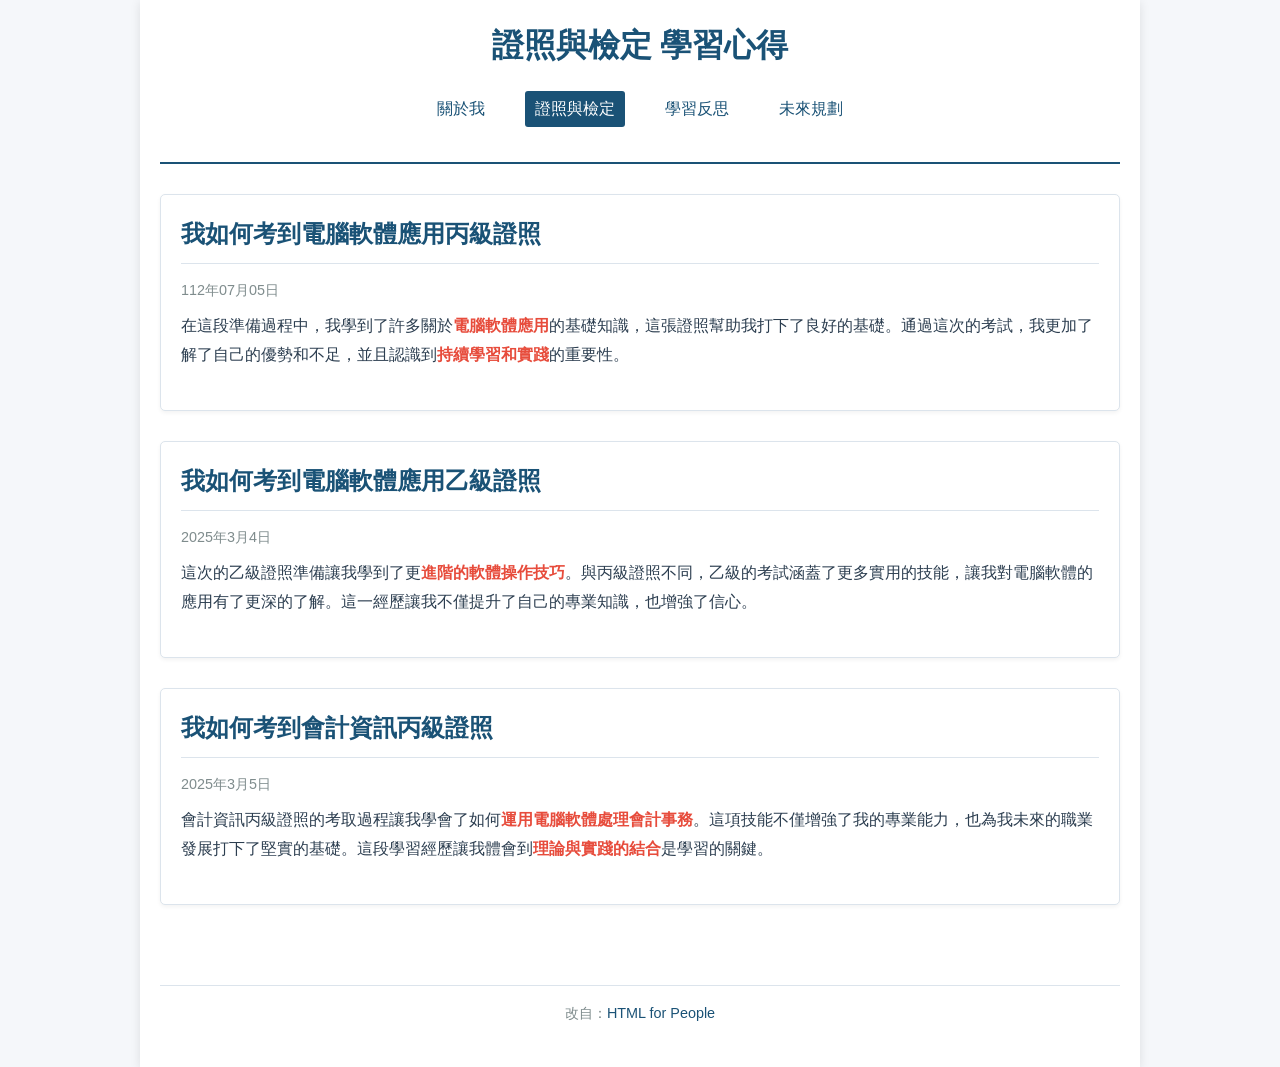
<file: blog/index.html>
<!DOCTYPE html>
<html lang="zh-Hant">
<head>
    <meta charset="UTF-8">
    <meta name="viewport" content="width=device-width, initial-scale=1.0">
    <title>證照心得分享</title>
    <style>
        /* 簡潔現代風格 */
        :root {
            --primary-color: #1a5276;
            --accent-color: #e74c3c;
            --text-color: #2c3e50;
            --light-bg: #f5f7fa;
            --light-border: #dce4ec;
            --white: #ffffff;
        }
        
        * {
            margin: 0;
            padding: 0;
            box-sizing: border-box;
            font-family: 'Arial', 'Microsoft JhengHei', sans-serif;
        }
        
        body {
            color: var(--text-color);
            line-height: 1.6;
            background-color: var(--light-bg);
            padding: 0;
            font-size: 16px;
        }
        
        .container {
            max-width: 1000px;
            margin: 0 auto;
            padding: 20px;
            background-color: var(--white);
            box-shadow: 0 2px 10px rgba(0, 0, 0, 0.1);
        }
        
        header {
            margin-bottom: 30px;
            text-align: center;
            border-bottom: 2px solid var(--primary-color);
            padding-bottom: 15px;
        }
        
        nav {
            display: flex;
            justify-content: center;
            margin: 20px 0;
        }
        
        nav a {
            color: var(--primary-color);
            text-decoration: none;
            margin: 0 15px;
            padding: 5px 10px;
            border-radius: 3px;
            transition: background-color 0.3s;
        }
        
        nav a:hover, nav a[aria-current="page"] {
            background-color: var(--primary-color);
            color: var(--white);
        }
        
        h1 {
            color: var(--primary-color);
            margin-bottom: 10px;
        }
        
        h2 {
            color: var(--primary-color);
            margin: 30px 0 15px;
            border-bottom: 1px solid var(--light-border);
            padding-bottom: 10px;
        }
        
        h3 {
            color: var(--text-color);
            margin: 25px 0 15px;
            font-size: 1.3em;
        }
        
        p {
            margin-bottom: 20px;
            line-height: 1.8;
        }
        
        .highlight {
            color: var(--accent-color);
            font-weight: bold;
        }
        
        section {
            margin-bottom: 30px;
            padding-bottom: 20px;
        }
        
        ul {
            margin: 15px 0 25px 20px;
        }
        
        li {
            margin-bottom: 15px;
            line-height: 1.7;
        }
        
        .certificate-section {
            margin: 20px 0;
        }
        
        .certificate-card {
            margin-bottom: 30px;
            padding: 20px;
            background-color: var(--white);
            border: 1px solid var(--light-border);
            border-radius: 5px;
            box-shadow: 0 2px 4px rgba(0, 0, 0, 0.05);
            transition: transform 0.3s ease, box-shadow 0.3s ease;
        }
        
        .certificate-card:hover {
            transform: translateY(-5px);
            box-shadow: 0 5px 15px rgba(0, 0, 0, 0.1);
        }
        
        .certificate-card h2 {
            margin-top: 0;
        }
        
        .certificate-card h2 a {
            color: var(--primary-color);
            text-decoration: none;
            transition: color 0.3s;
        }
        
        .certificate-card h2 a:hover {
            color: var(--accent-color);
        }
        
        .certificate-card time {
            color: #7f8c8d;
            font-size: 0.9em;
            display: block;
            margin-bottom: 10px;
        }
        
        footer {
            text-align: center;
            margin-top: 30px;
            padding-top: 15px;
            border-top: 1px solid var(--light-border);
            color: #7f8c8d;
            font-size: 0.9em;
        }
        
        footer a {
            color: var(--primary-color);
            text-decoration: none;
        }
        
        footer a:hover {
            text-decoration: underline;
        }

        @media (max-width: 768px) {
            nav {
                flex-direction: column;
                align-items: center;
            }
            
            nav a {
                margin: 5px 0;
                width: 80%;
                text-align: center;
            }
            
            .certificate-card {
                padding: 15px;
            }
        }
    </style>
</head>

<body>
    <div class="container">
        <header>
            <h1>證照與檢定 學習心得</h1>
            <nav>
                <a href="../index.html">關於我</a>
                <a href="index.html" aria-current="page">證照與檢定</a>
                <a href="../fun.html">學習反思</a>
                <a href="../about.html">未來規劃</a>
            </nav>
        </header>

        <section class="certificate-section">
            <div class="certificate-card">
                <h2>
                    <a href="丙級證照.html">我如何考到電腦軟體應用丙級證照</a>
                </h2>
                <time datetime="2023-07-05">112年07月05日</time>
                <p>
                    在這段準備過程中，我學到了許多關於<span class="highlight">電腦軟體應用</span>的基礎知識，這張證照幫助我打下了良好的基礎。通過這次的考試，我更加了解了自己的優勢和不足，並且認識到<span class="highlight">持續學習和實踐</span>的重要性。
                </p>
            </div>
            
            <div class="certificate-card">
                <h2>
                    <a href="乙級證照.html">我如何考到電腦軟體應用乙級證照</a>
                </h2>
                <time datetime="2025-03-04">2025年3月4日</time>
                <p>
                    這次的乙級證照準備讓我學到了更<span class="highlight">進階的軟體操作技巧</span>。與丙級證照不同，乙級的考試涵蓋了更多實用的技能，讓我對電腦軟體的應用有了更深的了解。這一經歷讓我不僅提升了自己的專業知識，也增強了信心。
                </p>
            </div>
            
            <div class="certificate-card">
                <h2>
                    <a href="會計資訊丙級.html">我如何考到會計資訊丙級證照</a>
                </h2>
                <time datetime="2025-03-05">2025年3月5日</time>
                <p>
                    會計資訊丙級證照的考取過程讓我學會了如何<span class="highlight">運用電腦軟體處理會計事務</span>。這項技能不僅增強了我的專業能力，也為我未來的職業發展打下了堅實的基礎。這段學習經歷讓我體會到<span class="highlight">理論與實踐的結合</span>是學習的關鍵。
                </p>
            </div>
        </section>

        <footer>
            <p>改自：<a href="https://htmlforpeople.com/">HTML for People</a></p>
        </footer>
    </div>
</body>
</html>
</file>
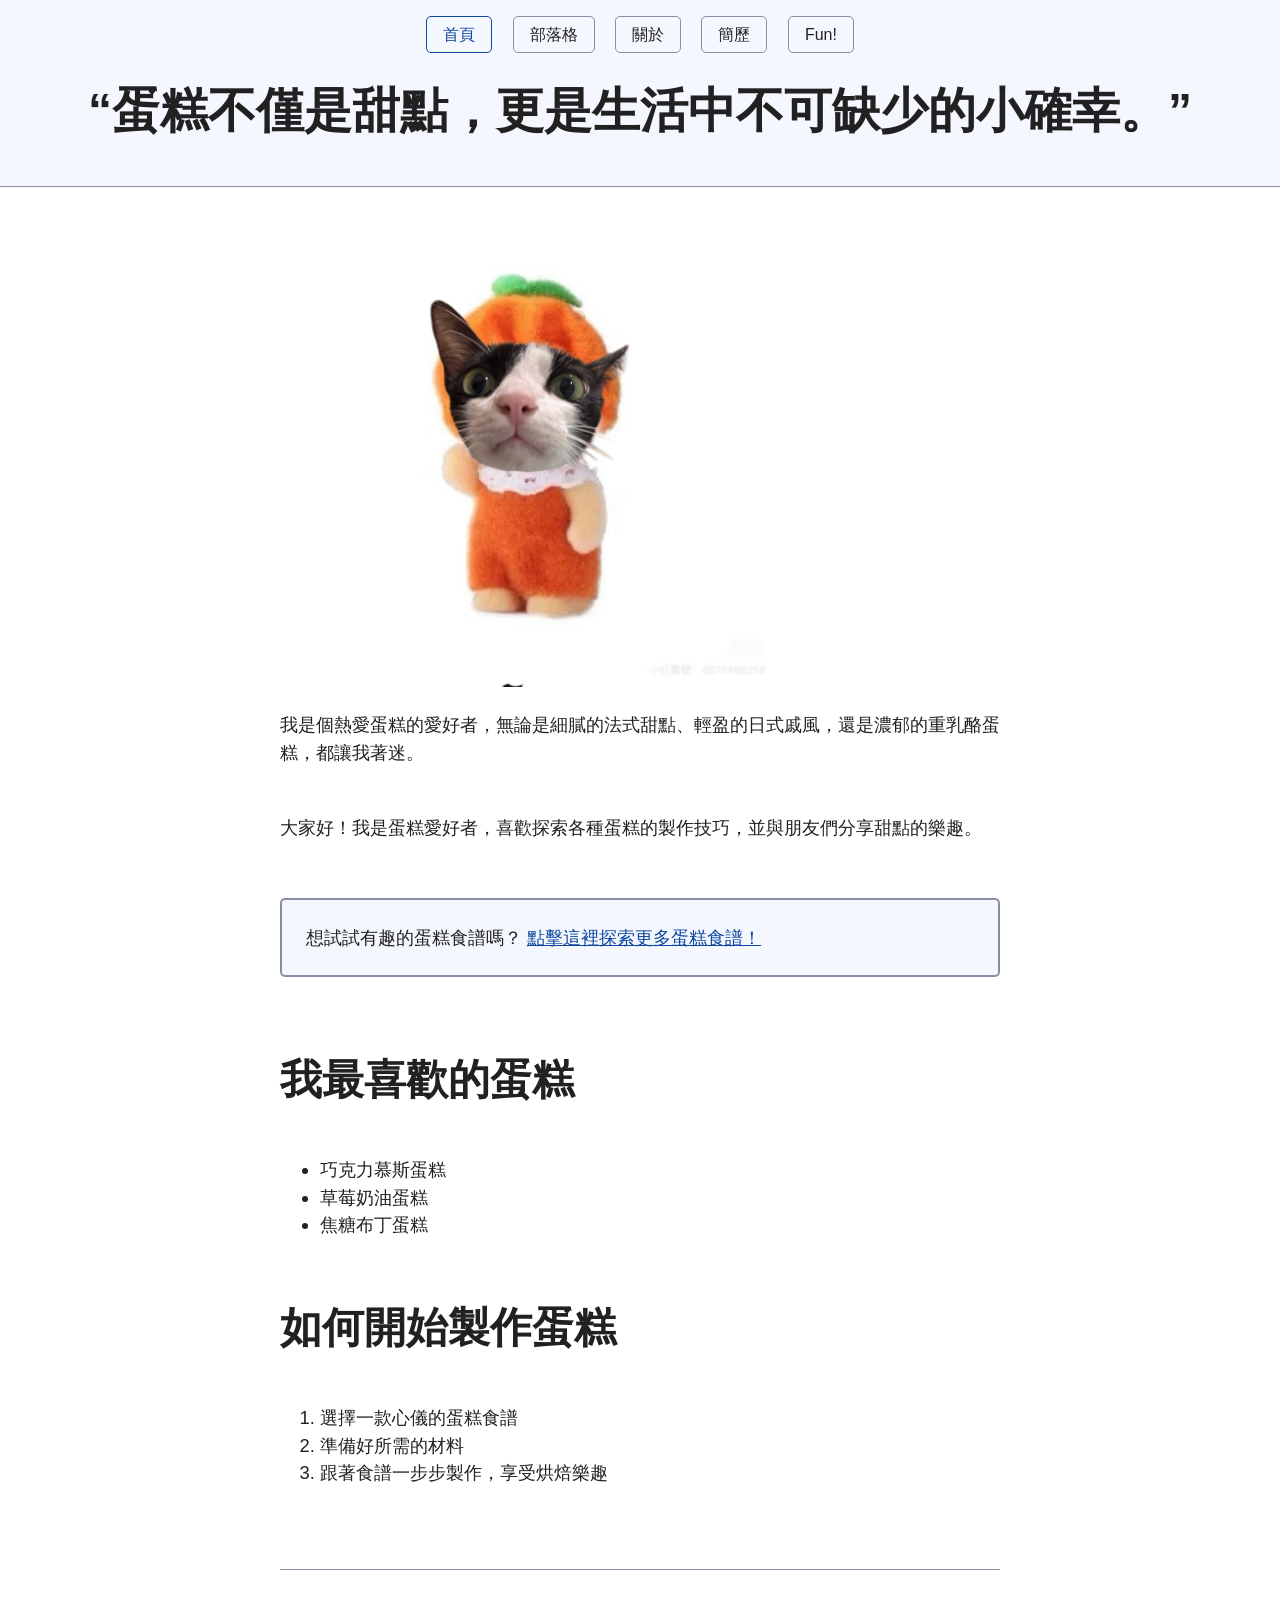
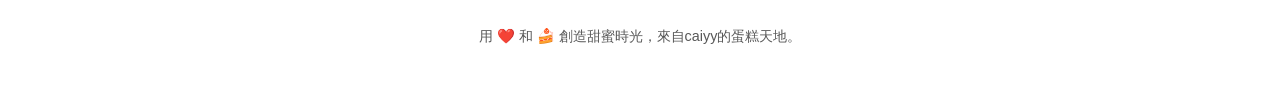
<file: w11/index.html>
<!DOCTYPE html>
<html lang="en">
<head>
    <meta charset="UTF-8">
    <meta name="viewport" content="width=device-width, initial-scale=1.0">
    <title>Caiyy天地</title>
    <link rel="stylesheet" href="css/simple.css">
</head>

<body>
    <header>
        <nav>
            <a href="index.html" aria-current="page">首頁</a>
            <a href="blog/index.html">部落格</a>
            <a href="about.html">關於</a>
            <a href="resume.html">簡歷</a>
            <a href="fun.html">Fun!</a>
        </nav>
        <h1>“蛋糕不僅是甜點，更是生活中不可缺少的小確幸。”</h1>
    </header>

    <img src="11.jpeg" alt="蛋糕" width="500" height="auto">
    <p>我是個熱愛蛋糕的愛好者，無論是細膩的法式甜點、輕盈的日式戚風，還是濃郁的重乳酪蛋糕，都讓我著迷。</p>

    <!-- 新增的段落 -->
    <p>
        大家好！我是蛋糕愛好者，喜歡探索各種蛋糕的製作技巧，並與朋友們分享甜點的樂趣。
    </p>

    <p class="notice">
        想試試有趣的蛋糕食譜嗎？
        <a href="https://www.cakecentral.com/">點擊這裡探索更多蛋糕食譜！</a>
    </p>

    <h2>我最喜歡的蛋糕</h2>
    <ul>
        <li>巧克力慕斯蛋糕</li>
        <li>草莓奶油蛋糕</li>
        <li>焦糖布丁蛋糕</li>
    </ul>

    <h2>如何開始製作蛋糕</h2>
    <ol>
        <li>選擇一款心儀的蛋糕食譜</li>
        <li>準備好所需的材料</li>
        <li>跟著食譜一步步製作，享受烘焙樂趣</li>
    </ol>

    <footer>
        <p>用 ❤️ 和 🍰 創造甜蜜時光，來自caiyy的蛋糕天地。</p>
    </footer>
</body>
</html>
</file>
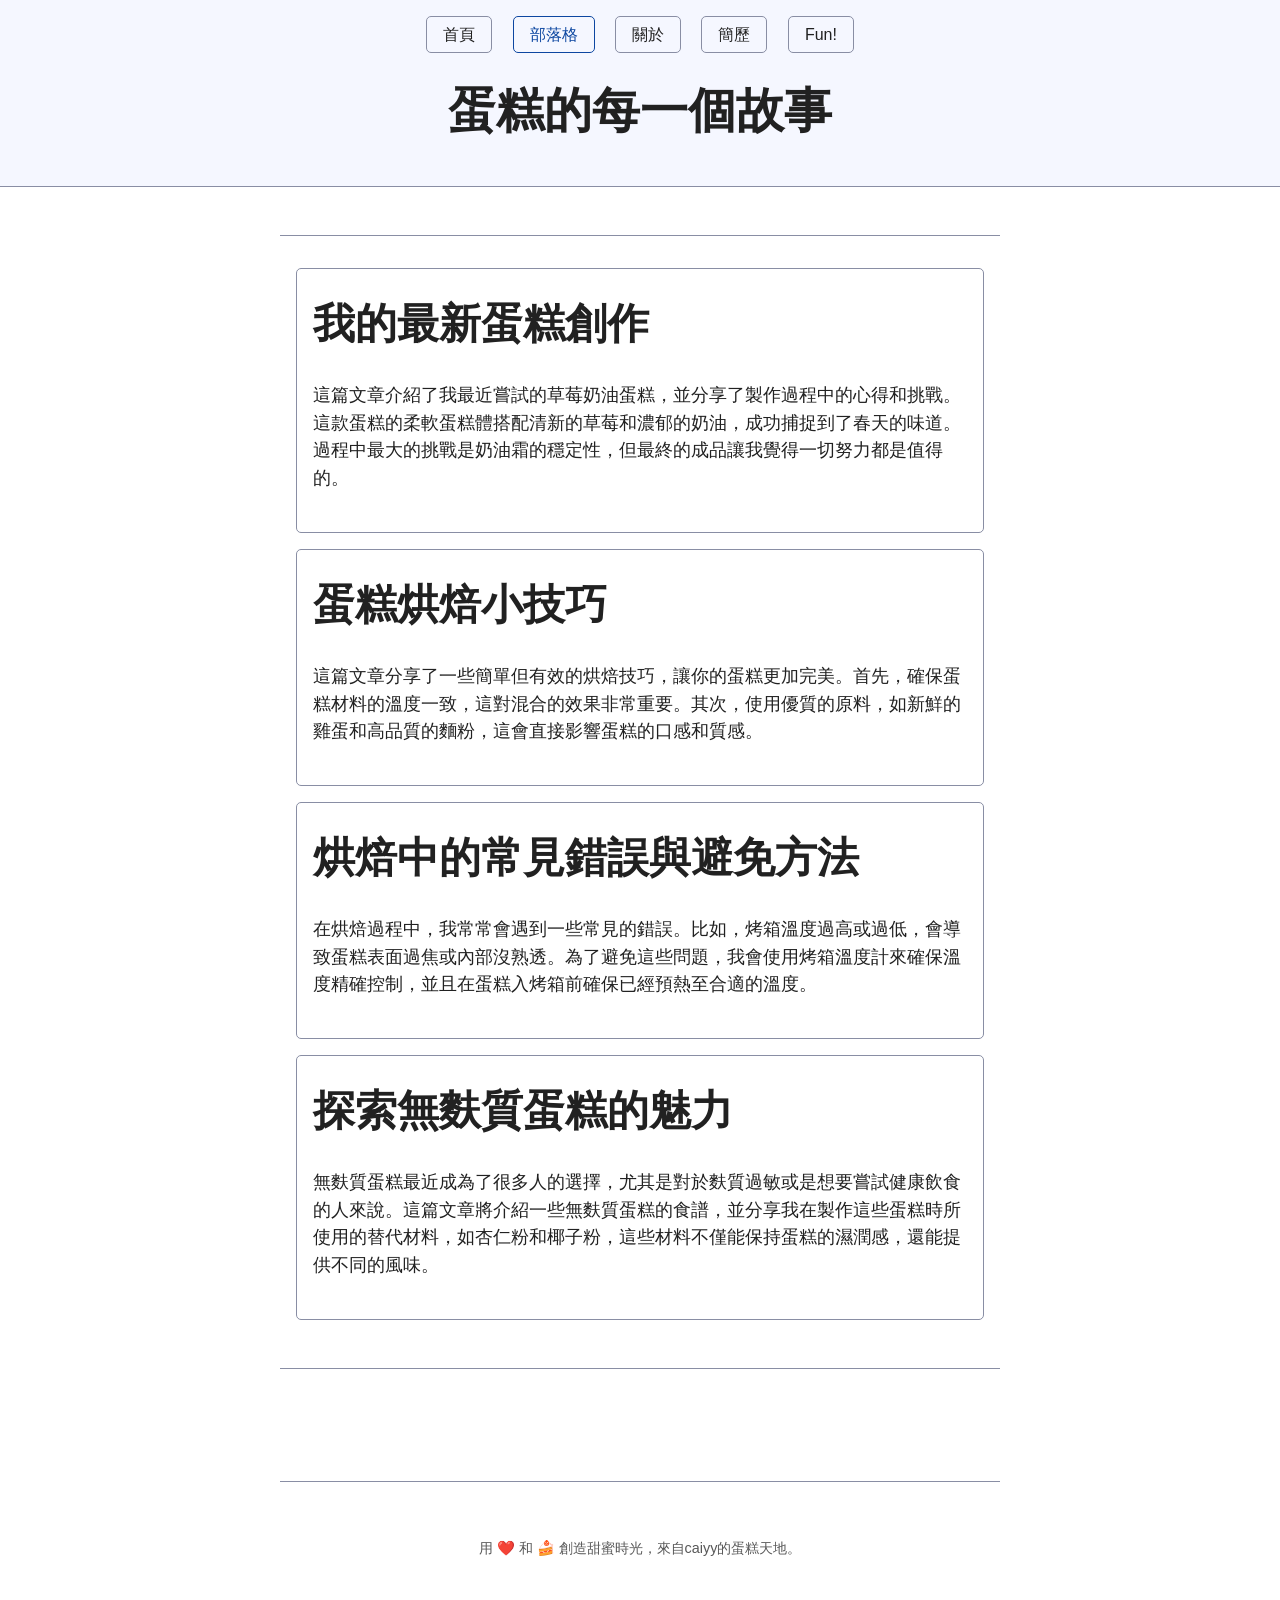
<file: w11/blog/index.html>
<!DOCTYPE html>
<html lang="en">
<head>
    <meta charset="UTF-8">
    <meta name="viewport" content="width=device-width, initial-scale=1.0">
    <title>部落格 | Caiyy蛋糕天地</title>
    <link rel="stylesheet" href="../css/simple.css">
</head>

<body>
    <header>
        <nav>
            <a href="../index.html">首頁</a>
            <a href="index.html" aria-current="page">部落格</a>
            <a href="../about.html">關於</a>
            <a href="../resume.html">簡歷</a>
            <a href="../fun.html">Fun!</a>
        </nav>
        <h1>蛋糕的每一個故事</h1>
    </header>

    <section>
        <article>
            <h2>我的最新蛋糕創作</h2>
            <p>這篇文章介紹了我最近嘗試的草莓奶油蛋糕，並分享了製作過程中的心得和挑戰。這款蛋糕的柔軟蛋糕體搭配清新的草莓和濃郁的奶油，成功捕捉到了春天的味道。過程中最大的挑戰是奶油霜的穩定性，但最終的成品讓我覺得一切努力都是值得的。</p>
        </article>
        
        <article>
            <h2>蛋糕烘焙小技巧</h2>
            <p>這篇文章分享了一些簡單但有效的烘焙技巧，讓你的蛋糕更加完美。首先，確保蛋糕材料的溫度一致，這對混合的效果非常重要。其次，使用優質的原料，如新鮮的雞蛋和高品質的麵粉，這會直接影響蛋糕的口感和質感。</p>
        </article>
        
        <article>
            <h2>烘焙中的常見錯誤與避免方法</h2>
            <p>在烘焙過程中，我常常會遇到一些常見的錯誤。比如，烤箱溫度過高或過低，會導致蛋糕表面過焦或內部沒熟透。為了避免這些問題，我會使用烤箱溫度計來確保溫度精確控制，並且在蛋糕入烤箱前確保已經預熱至合適的溫度。</p>
        </article>
        
        <article>
            <h2>探索無麩質蛋糕的魅力</h2>
            <p>無麩質蛋糕最近成為了很多人的選擇，尤其是對於麩質過敏或是想要嘗試健康飲食的人來說。這篇文章將介紹一些無麩質蛋糕的食譜，並分享我在製作這些蛋糕時所使用的替代材料，如杏仁粉和椰子粉，這些材料不僅能保持蛋糕的濕潤感，還能提供不同的風味。</p>
        </article>
        
    </section>

    <footer>
        <p>用 ❤️ 和 🍰 創造甜蜜時光，來自caiyy的蛋糕天地。</p>
    </footer>
</body>
</html>
</file>
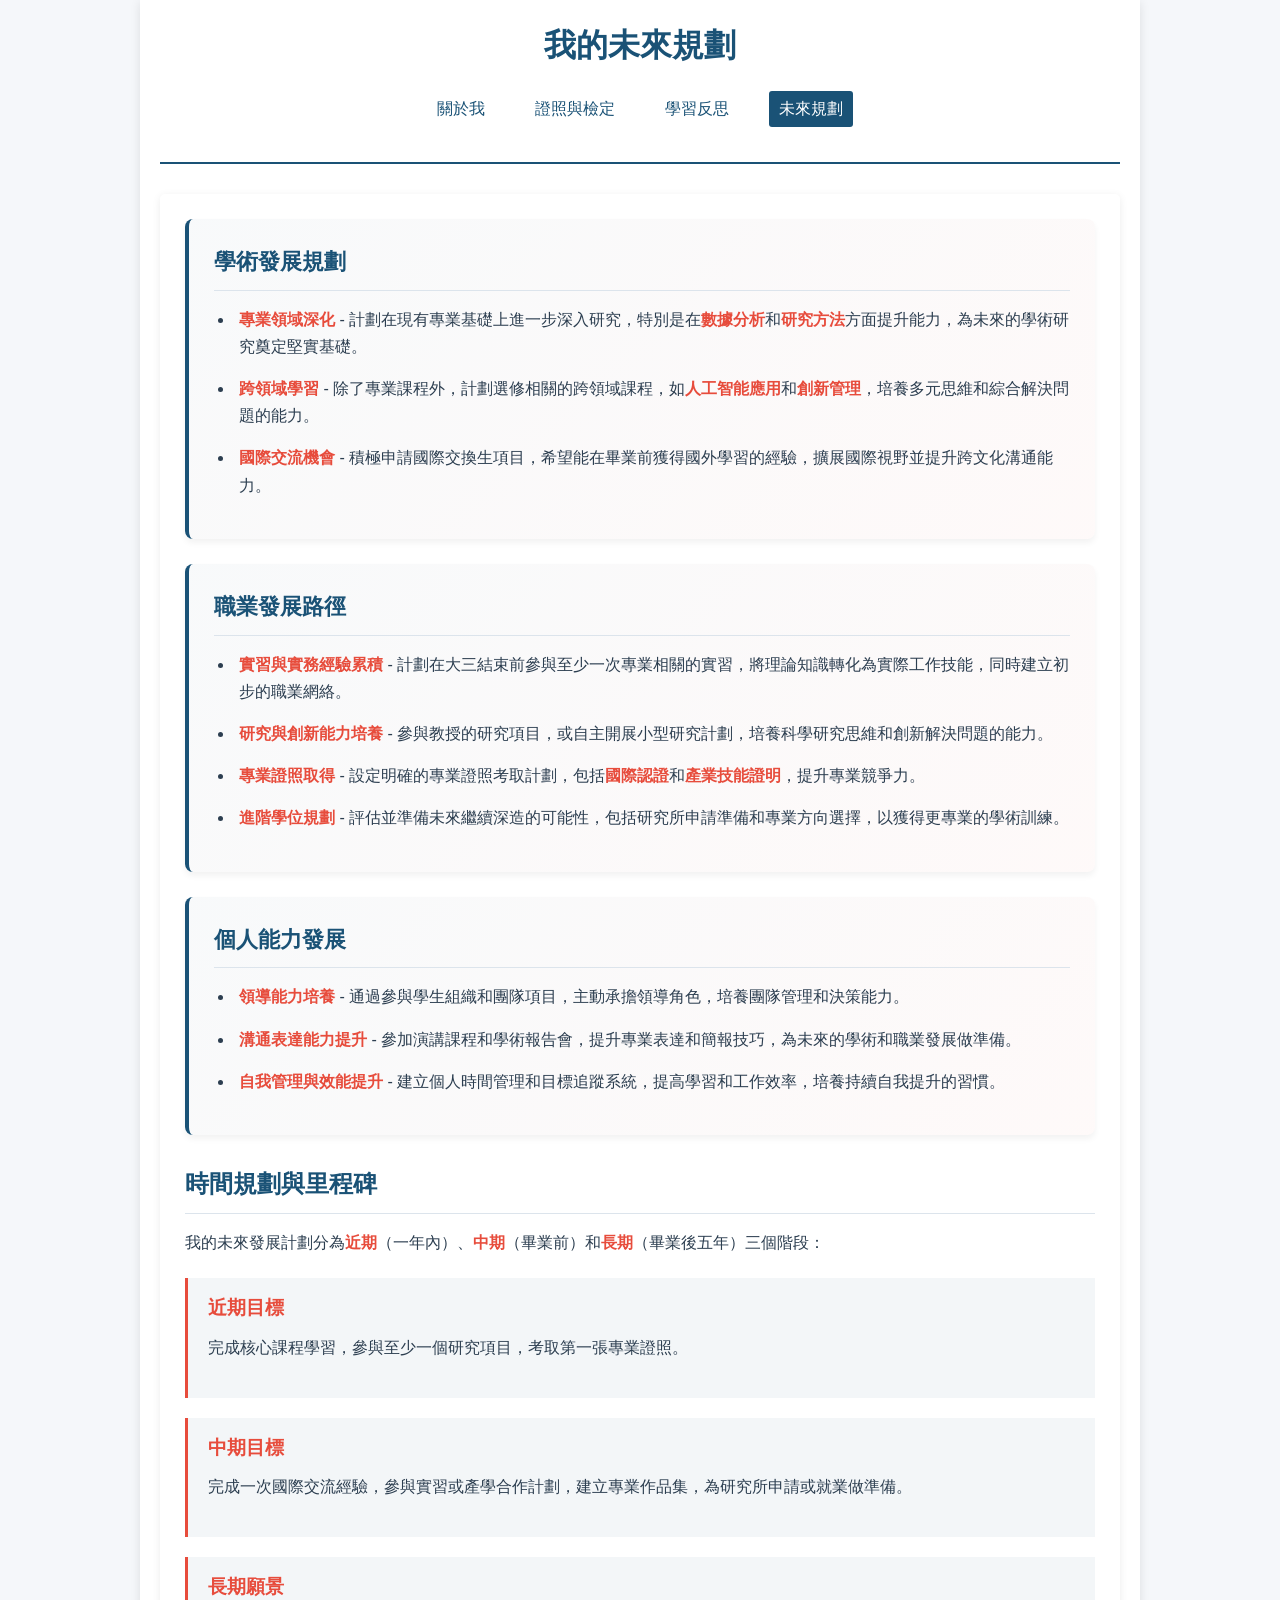
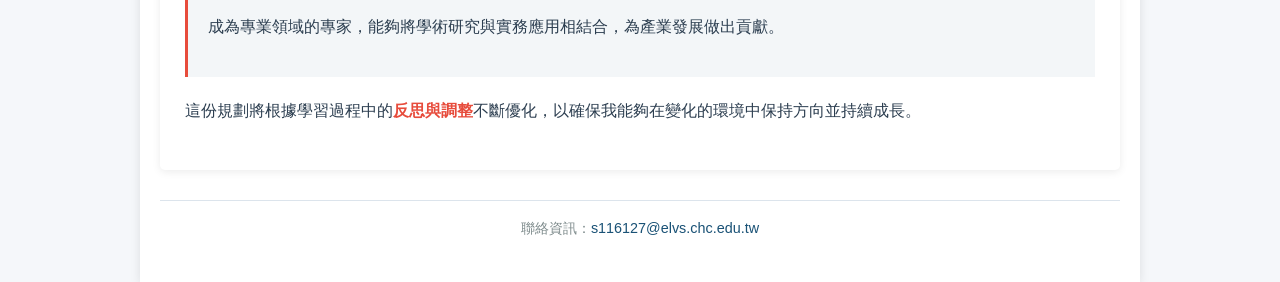
<file: about.html>
<!DOCTYPE html>
<html lang="zh-Hant">
<head>
    <meta charset="UTF-8">
    <meta name="viewport" content="width=device-width, initial-scale=1.0">
    <title>未來規劃 | 蔡侑潔</title>
    <style>
        /* 簡潔現代風格 - 與其他頁面保持一致 */
        :root {
            --primary-color: #1a5276;
            --accent-color: #e74c3c;
            --text-color: #2c3e50;
            --light-bg: #f5f7fa;
            --light-border: #dce4ec;
            --white: #ffffff;
            --gradient-bg: linear-gradient(135deg, rgba(26, 82, 118, 0.03), rgba(231, 76, 60, 0.03));
        }
        
        * {
            margin: 0;
            padding: 0;
            box-sizing: border-box;
            font-family: 'Arial', 'Microsoft JhengHei', sans-serif;
        }
        
        body {
            color: var(--text-color);
            line-height: 1.6;
            background-color: var(--light-bg);
            padding: 0;
            font-size: 16px;
        }
        
        .container {
            max-width: 1000px;
            margin: 0 auto;
            padding: 20px;
            background-color: var(--white);
            box-shadow: 0 2px 10px rgba(0, 0, 0, 0.1);
        }
        
        header {
            margin-bottom: 30px;
            text-align: center;
            border-bottom: 2px solid var(--primary-color);
            padding-bottom: 15px;
        }
        
        nav {
            display: flex;
            justify-content: center;
            margin: 20px 0;
        }
        
        nav a {
            color: var(--primary-color);
            text-decoration: none;
            margin: 0 15px;
            padding: 5px 10px;
            border-radius: 3px;
            transition: background-color 0.3s;
        }
        
        nav a:hover, nav a[aria-current="page"] {
            background-color: var(--primary-color);
            color: var(--white);
        }
        
        h1 {
            color: var(--primary-color);
            margin-bottom: 20px;
            font-size: 2em;
        }
        
        h2 {
            color: var(--primary-color);
            margin: 30px 0 15px;
            border-bottom: 1px solid var(--light-border);
            padding-bottom: 10px;
            font-size: 1.5em;
        }
        
        p {
            margin-bottom: 20px;
            line-height: 1.8;
        }
        
        .highlight {
            color: var(--accent-color);
            font-weight: bold;
        }
        
        section {
            margin-bottom: 30px;
            padding: 20px;
        }
        
        ul {
            margin: 15px 0 25px 20px;
        }
        
        li {
            margin-bottom: 15px;
            line-height: 1.7;
            position: relative;
            padding-left: 5px;
        }
        
        .plan-section {
            background-color: var(--white);
            padding: 25px;
            margin: 20px 0;
            border-radius: 5px;
            box-shadow: 0 2px 8px rgba(0, 0, 0, 0.08);
        }
        
        .timeline-container {
            margin: 40px 0;
            position: relative;
        }
        
        .timeline-container:before {
            content: '';
            position: absolute;
            left: 50%;
            top: 0;
            transform: translateX(-50%);
            width: 2px;
            height: 100%;
            background-color: var(--primary-color);
        }
        
        .timeline-block {
            display: flex;
            margin-bottom: 40px;
            position: relative;
        }
        
        .timeline-block:nth-child(even) {
            flex-direction: row-reverse;
        }
        
        .timeline-content {
            width: 45%;
            background: var(--white);
            padding: 20px;
            border-radius: 5px;
            box-shadow: 0 3px 10px rgba(0, 0, 0, 0.1);
            position: relative;
        }
        
        .timeline-content:before {
            content: '';
            position: absolute;
            top: 20px;
            width: 15px;
            height: 15px;
            background-color: var(--primary-color);
            border-radius: 50%;
        }
        
        .timeline-block:nth-child(odd) .timeline-content:before {
            right: -30px;
        }
        
        .timeline-block:nth-child(even) .timeline-content:before {
            left: -30px;
        }
        
        .plan-card {
            background: var(--gradient-bg);
            border-radius: 8px;
            padding: 25px;
            margin-bottom: 25px;
            box-shadow: 0 4px 6px rgba(0, 0, 0, 0.05);
            border-left: 4px solid var(--primary-color);
            transition: transform 0.3s ease, box-shadow 0.3s ease;
        }
        
        .plan-card:hover {
            transform: translateY(-5px);
            box-shadow: 0 6px 12px rgba(0, 0, 0, 0.1);
        }
        
        .plan-card h2 {
            margin-top: 0;
            color: var(--primary-color);
            font-size: 1.4em;
        }
        
        .plan-card ul {
            margin-bottom: 0;
        }
        
        .milestone {
            background-color: rgba(26, 82, 118, 0.05);
            border-left: 3px solid var(--accent-color);
            padding: 15px 20px;
            margin: 20px 0;
        }
        
        .milestone h3 {
            color: var(--accent-color);
            margin-bottom: 10px;
            font-size: 1.2em;
        }
        
        footer {
            text-align: center;
            margin-top: 30px;
            padding-top: 15px;
            border-top: 1px solid var(--light-border);
            color: #7f8c8d;
            font-size: 0.9em;
        }
        
        footer a {
            color: var(--primary-color);
            text-decoration: none;
        }
        
        footer a:hover {
            text-decoration: underline;
        }

        @media (max-width: 768px) {
            nav {
                flex-direction: column;
                align-items: center;
            }
            
            nav a {
                margin: 5px 0;
                width: 80%;
                text-align: center;
            }
            
            .timeline-container:before {
                left: 20px;
            }
            
            .timeline-block {
                flex-direction: column;
            }
            
            .timeline-block:nth-child(even) {
                flex-direction: column;
            }
            
            .timeline-content {
                width: calc(100% - 40px);
                margin-left: 40px;
                margin-bottom: 20px;
            }
            
            .timeline-content:before {
                left: -30px !important;
                right: auto !important;
            }
        }
    </style>
</head>

<body>
    <div class="container">
        <header>
            <h1>我的未來規劃</h1>
            <nav>
                <a href="index.html">關於我</a>
                <a href="blog/index.html">證照與檢定</a>
                <a href="fun.html">學習反思</a>
                <a href="about.html" aria-current="page">未來規劃</a>
            </nav>
        </header>

        <section class="plan-section">
            <div class="plan-card">
                <h2>學術發展規劃</h2>
                <ul>
                    <li><span class="highlight">專業領域深化</span> - 計劃在現有專業基礎上進一步深入研究，特別是在<span class="highlight">數據分析</span>和<span class="highlight">研究方法</span>方面提升能力，為未來的學術研究奠定堅實基礎。</li>
                    
                    <li><span class="highlight">跨領域學習</span> - 除了專業課程外，計劃選修相關的跨領域課程，如<span class="highlight">人工智能應用</span>和<span class="highlight">創新管理</span>，培養多元思維和綜合解決問題的能力。</li>
                    
                    <li><span class="highlight">國際交流機會</span> - 積極申請國際交換生項目，希望能在畢業前獲得國外學習的經驗，擴展國際視野並提升跨文化溝通能力。</li>
                </ul>
            </div>
            
            <div class="plan-card">
                <h2>職業發展路徑</h2>
                <ul>
                    <li><span class="highlight">實習與實務經驗累積</span> - 計劃在大三結束前參與至少一次專業相關的實習，將理論知識轉化為實際工作技能，同時建立初步的職業網絡。</li>
                    
                    <li><span class="highlight">研究與創新能力培養</span> - 參與教授的研究項目，或自主開展小型研究計劃，培養科學研究思維和創新解決問題的能力。</li>
                    
                    <li><span class="highlight">專業證照取得</span> - 設定明確的專業證照考取計劃，包括<span class="highlight">國際認證</span>和<span class="highlight">產業技能證明</span>，提升專業競爭力。</li>
                    
                    <li><span class="highlight">進階學位規劃</span> - 評估並準備未來繼續深造的可能性，包括研究所申請準備和專業方向選擇，以獲得更專業的學術訓練。</li>
                </ul>
            </div>

            <div class="plan-card">
                <h2>個人能力發展</h2>
                <ul>
                    <li><span class="highlight">領導能力培養</span> - 通過參與學生組織和團隊項目，主動承擔領導角色，培養團隊管理和決策能力。</li>
                    
                    <li><span class="highlight">溝通表達能力提升</span> - 參加演講課程和學術報告會，提升專業表達和簡報技巧，為未來的學術和職業發展做準備。</li>
                    
                    <li><span class="highlight">自我管理與效能提升</span> - 建立個人時間管理和目標追蹤系統，提高學習和工作效率，培養持續自我提升的習慣。</li>
                </ul>
            </div>
            
            <h2>時間規劃與里程碑</h2>
            <p>我的未來發展計劃分為<span class="highlight">近期</span>（一年內）、<span class="highlight">中期</span>（畢業前）和<span class="highlight">長期</span>（畢業後五年）三個階段：</p>
            
            <div class="milestone">
                <h3>近期目標</h3>
                <p>完成核心課程學習，參與至少一個研究項目，考取第一張專業證照。</p>
            </div>
            
            <div class="milestone">
                <h3>中期目標</h3>
                <p>完成一次國際交流經驗，參與實習或產學合作計劃，建立專業作品集，為研究所申請或就業做準備。</p>
            </div>
            
            <div class="milestone">
                <h3>長期願景</h3>
                <p>成為專業領域的專家，能夠將學術研究與實務應用相結合，為產業發展做出貢獻。</p>
            </div>
            
            <p>這份規劃將根據學習過程中的<span class="highlight">反思與調整</span>不斷優化，以確保我能夠在變化的環境中保持方向並持續成長。</p>
        </section>

        <footer>
            <p>聯絡資訊：<a href="mailto:s116127@elvs.chc.edu.tw">s116127@elvs.chc.edu.tw</a></p>
        </footer>
    </div>
</body>
</html>
</file>
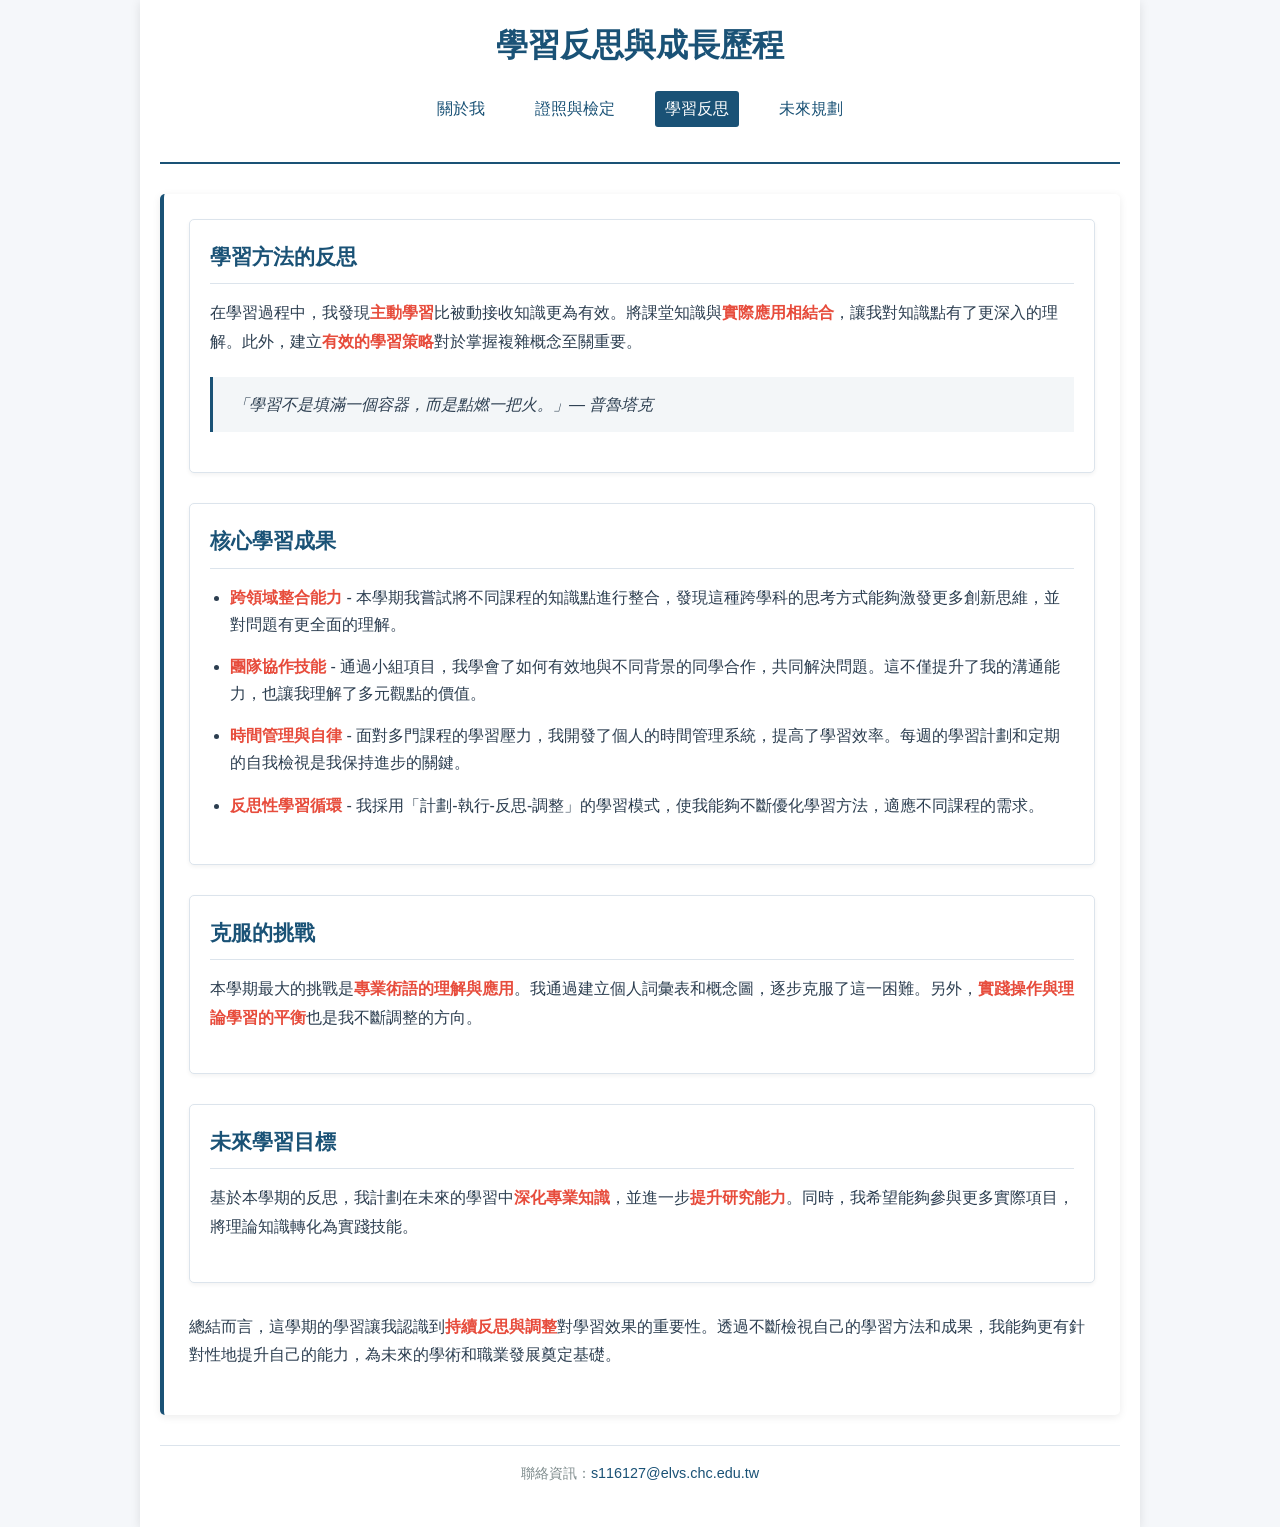
<file: fun.html>
<!DOCTYPE html>
<html lang="zh-Hant">
<head>
    <meta charset="UTF-8">
    <meta name="viewport" content="width=device-width, initial-scale=1.0">
    <title>學習反思 | 蔡侑潔</title>
    <style>
        /* 簡潔現代風格 - 與 about.html 保持一致 */
        :root {
            --primary-color: #1a5276;
            --accent-color: #e74c3c;
            --text-color: #2c3e50;
            --light-bg: #f5f7fa;
            --light-border: #dce4ec;
            --white: #ffffff;
        }
        
        * {
            margin: 0;
            padding: 0;
            box-sizing: border-box;
            font-family: 'Arial', 'Microsoft JhengHei', sans-serif;
        }
        
        body {
            color: var(--text-color);
            line-height: 1.6;
            background-color: var(--light-bg);
            padding: 0;
            font-size: 16px;
        }
        
        .container {
            max-width: 1000px;
            margin: 0 auto;
            padding: 20px;
            background-color: var(--white);
            box-shadow: 0 2px 10px rgba(0, 0, 0, 0.1);
        }
        
        header {
            margin-bottom: 30px;
            text-align: center;
            border-bottom: 2px solid var(--primary-color);
            padding-bottom: 15px;
        }
        
        nav {
            display: flex;
            justify-content: center;
            margin: 20px 0;
        }
        
        nav a {
            color: var(--primary-color);
            text-decoration: none;
            margin: 0 15px;
            padding: 5px 10px;
            border-radius: 3px;
            transition: background-color 0.3s;
        }
        
        nav a:hover, nav a[aria-current="page"] {
            background-color: var(--primary-color);
            color: var(--white);
        }
        
        h1 {
            color: var(--primary-color);
            margin-bottom: 10px;
        }
        
        h2 {
            color: var(--primary-color);
            margin: 30px 0 15px;
            border-bottom: 1px solid var(--light-border);
            padding-bottom: 10px;
        }
        
        h3 {
            color: var(--text-color);
            margin: 25px 0 15px;
            font-size: 1.3em;
        }
        
        p {
            margin-bottom: 20px;
            line-height: 1.8;
        }
        
        .highlight {
            color: var(--accent-color);
            font-weight: bold;
        }
        
        section {
            margin-bottom: 30px;
            padding-bottom: 20px;
        }
        
        ul {
            margin: 15px 0 25px 20px;
        }
        
        li {
            margin-bottom: 15px;
            line-height: 1.7;
        }
        
        .reflection-section {
            background-color: var(--white);
            padding: 25px;
            margin: 20px 0;
            border-radius: 5px;
            box-shadow: 0 2px 8px rgba(0, 0, 0, 0.08);
            border-left: 4px solid var(--primary-color);
        }
        
        .reflection-card {
            margin-bottom: 30px;
            padding: 20px;
            background-color: var(--white);
            border: 1px solid var(--light-border);
            border-radius: 5px;
            box-shadow: 0 2px 4px rgba(0, 0, 0, 0.05);
            transition: transform 0.3s ease, box-shadow 0.3s ease;
        }
        
        .reflection-card:hover {
            transform: translateY(-5px);
            box-shadow: 0 5px 15px rgba(0, 0, 0, 0.1);
        }
        
        .reflection-card h3 {
            color: var(--primary-color);
            margin-top: 0;
            border-bottom: 1px solid var(--light-border);
            padding-bottom: 10px;
            margin-bottom: 15px;
        }
        
        .quote-box {
            background-color: rgba(26, 82, 118, 0.05);
            border-left: 3px solid var(--primary-color);
            padding: 15px 20px;
            margin: 20px 0;
            font-style: italic;
        }
        
        footer {
            text-align: center;
            margin-top: 30px;
            padding-top: 15px;
            border-top: 1px solid var(--light-border);
            color: #7f8c8d;
            font-size: 0.9em;
        }
        
        footer a {
            color: var(--primary-color);
            text-decoration: none;
        }
        
        footer a:hover {
            text-decoration: underline;
        }

        @media (max-width: 768px) {
            nav {
                flex-direction: column;
                align-items: center;
            }
            
            nav a {
                margin: 5px 0;
                width: 80%;
                text-align: center;
            }
            
            .reflection-card {
                padding: 15px;
            }
        }
    </style>
</head>

<body>
    <div class="container">
        <header>
            <h1>學習反思與成長歷程</h1>
            <nav>
                <a href="index.html">關於我</a>
                <a href="blog/index.html">證照與檢定</a>
                <a href="fun.html" aria-current="page">學習反思</a>
                <a href="about.html">未來規劃</a>
            </nav>
        </header>

        <section class="reflection-section">
            <div class="reflection-card">
                <h3>學習方法的反思</h3>
                <p>在學習過程中，我發現<span class="highlight">主動學習</span>比被動接收知識更為有效。將課堂知識與<span class="highlight">實際應用相結合</span>，讓我對知識點有了更深入的理解。此外，建立<span class="highlight">有效的學習策略</span>對於掌握複雜概念至關重要。</p>
                
                <div class="quote-box">
                    「學習不是填滿一個容器，而是點燃一把火。」— 普魯塔克
                </div>
            </div>
            
            <div class="reflection-card">
                <h3>核心學習成果</h3>
                <ul>
                    <li><span class="highlight">跨領域整合能力</span> - 本學期我嘗試將不同課程的知識點進行整合，發現這種跨學科的思考方式能夠激發更多創新思維，並對問題有更全面的理解。</li>
                    
                    <li><span class="highlight">團隊協作技能</span> - 通過小組項目，我學會了如何有效地與不同背景的同學合作，共同解決問題。這不僅提升了我的溝通能力，也讓我理解了多元觀點的價值。</li>
                    
                    <li><span class="highlight">時間管理與自律</span> - 面對多門課程的學習壓力，我開發了個人的時間管理系統，提高了學習效率。每週的學習計劃和定期的自我檢視是我保持進步的關鍵。</li>
                    
                    <li><span class="highlight">反思性學習循環</span> - 我採用「計劃-執行-反思-調整」的學習模式，使我能夠不斷優化學習方法，適應不同課程的需求。</li>
                </ul>
            </div>
            
            <div class="reflection-card">
                <h3>克服的挑戰</h3>
                <p>本學期最大的挑戰是<span class="highlight">專業術語的理解與應用</span>。我通過建立個人詞彙表和概念圖，逐步克服了這一困難。另外，<span class="highlight">實踐操作與理論學習的平衡</span>也是我不斷調整的方向。</p>
            </div>
            
            <div class="reflection-card">
                <h3>未來學習目標</h3>
                <p>基於本學期的反思，我計劃在未來的學習中<span class="highlight">深化專業知識</span>，並進一步<span class="highlight">提升研究能力</span>。同時，我希望能夠參與更多實際項目，將理論知識轉化為實踐技能。</p>
            </div>
            
            <p>總結而言，這學期的學習讓我認識到<span class="highlight">持續反思與調整</span>對學習效果的重要性。透過不斷檢視自己的學習方法和成果，我能夠更有針對性地提升自己的能力，為未來的學術和職業發展奠定基礎。</p>
        </section>

        <footer>
            <p>聯絡資訊：<a href="mailto:s116127@elvs.chc.edu.tw">s116127@elvs.chc.edu.tw</a></p>
        </footer>
    </div>
</body>
</html>
</file>
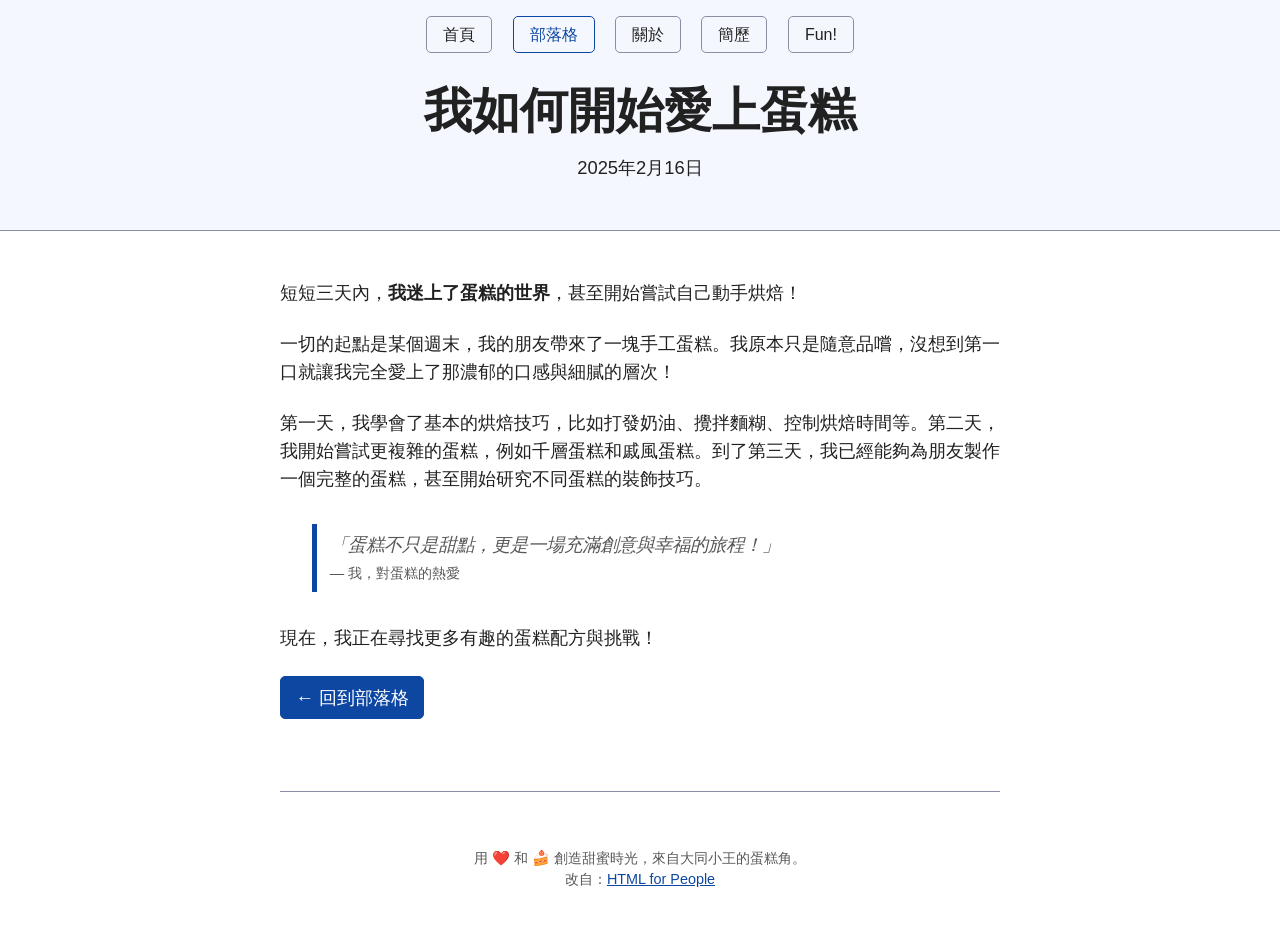
<file: blog/2025-03-03-abc.html>
<!DOCTYPE html>
<html>
  <head>
    <meta charset="utf-8" />
    <link rel="stylesheet" href="../css/simple.css" />
    <title>我怎麼開始愛上蛋糕</title>
  </head>

  <body>
    <header>
      <nav>
        <a href="../index.html">首頁</a>
        <a href="index.html" aria-current="true">部落格</a>
        <a href="../about.html">關於</a>
        <a href="../resume.html">簡歷</a>
        <a href="../fun.html">Fun!</a>
      </nav>
      <h1>我如何開始愛上蛋糕</h1>
      <p><time datetime="2025-02-16">2025年2月16日</time></p>
    </header>
    <main>
      <p>
        短短三天內，<strong>我迷上了蛋糕的世界</strong>，甚至開始嘗試自己動手烘焙！
      </p>

      <p>
        一切的起點是某個週末，我的朋友帶來了一塊手工蛋糕。我原本只是隨意品嚐，沒想到第一口就讓我完全愛上了那濃郁的口感與細膩的層次！
      </p>

      <p>
        第一天，我學會了基本的烘焙技巧，比如打發奶油、攪拌麵糊、控制烘焙時間等。第二天，我開始嘗試更複雜的蛋糕，例如千層蛋糕和戚風蛋糕。到了第三天，我已經能夠為朋友製作一個完整的蛋糕，甚至開始研究不同蛋糕的裝飾技巧。
      </p>

      <blockquote>
        「蛋糕不只是甜點，更是一場充滿創意與幸福的旅程！」<br />
        <cite>&mdash; 我，對蛋糕的熱愛</cite>
      </blockquote>

      <p>現在，我正在尋找更多有趣的蛋糕配方與挑戰！</p>

      <a href="index.html" class="button">&larr; 回到部落格</a>
    </main>

    <footer>
      <p>用 ❤️ 和 🍰 創造甜蜜時光，來自大同小王的蛋糕角。<br>
      改自：<a href="https://htmlforpeople.com/">HTML for People</a>
      </p>    
    </footer>
  </body>
</html>
</file>
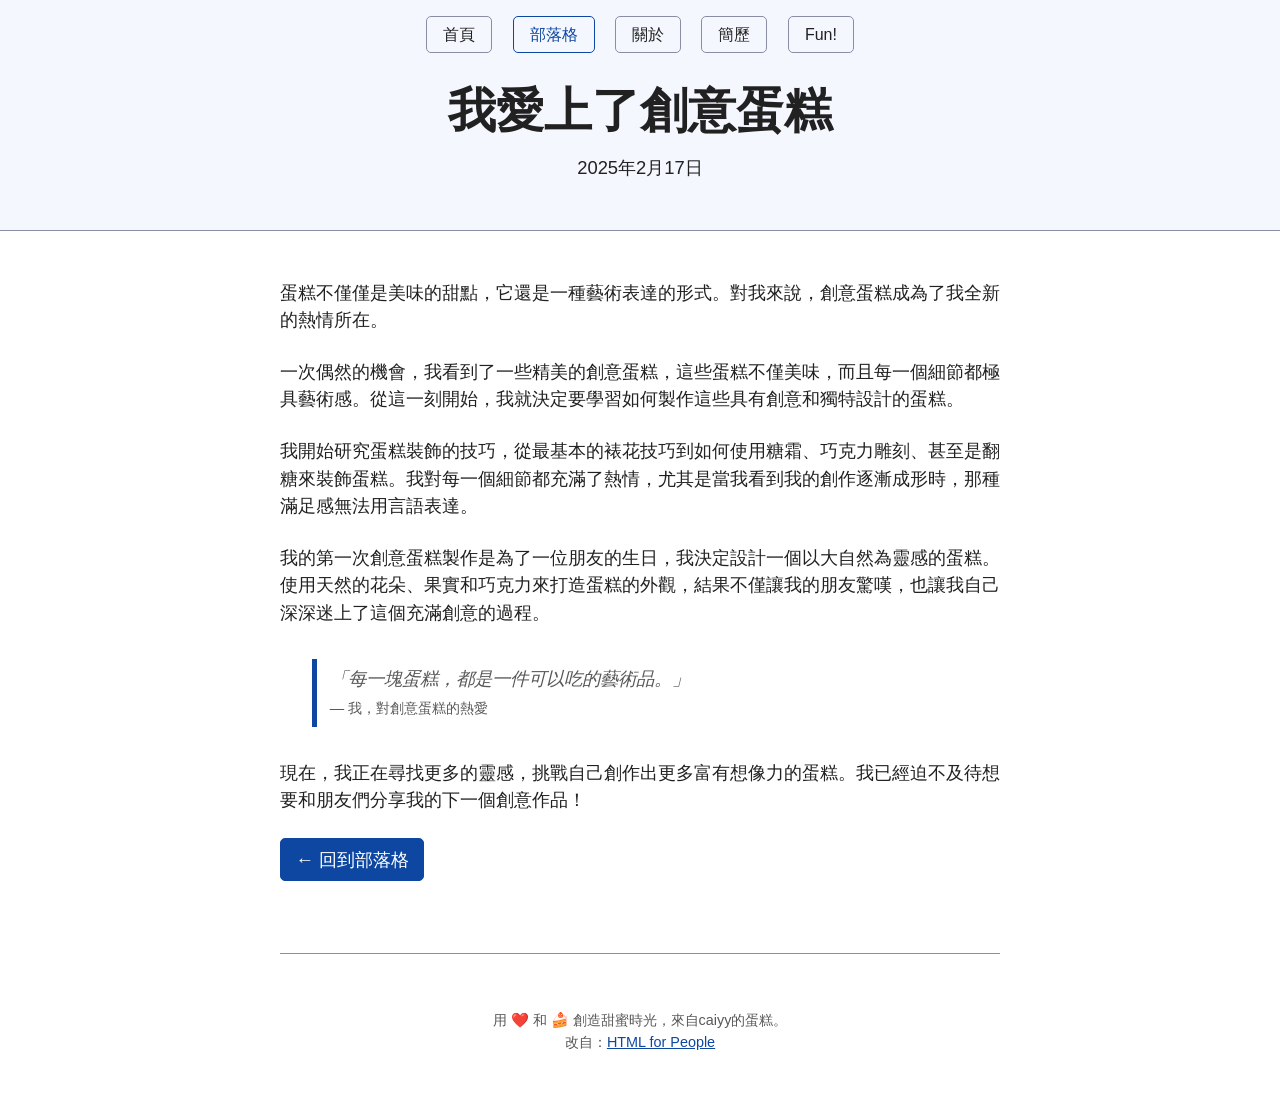
<file: blog/2025-03-03-c.html>
<!DOCTYPE html>
<html>
  <head>
    <meta charset="utf-8" />
    <link rel="stylesheet" href="../css/simple.css" />
    <title>我愛上了創意蛋糕</title>
  </head>

  <body>
    <header>
      <nav>
        <a href="../index.html">首頁</a>
        <a href="index.html" aria-current="true">部落格</a>
        <a href="../about.html">關於</a>
        <a href="../resume.html">簡歷</a>
        <a href="../fun.html">Fun!</a>
      </nav>
      <h1>我愛上了創意蛋糕</h1>
      <p><time datetime="2025-02-17">2025年2月17日</time></p>
    </header>
    <main>
      <p>
        蛋糕不僅僅是美味的甜點，它還是一種藝術表達的形式。對我來說，創意蛋糕成為了我全新的熱情所在。
      </p>

      <p>
        一次偶然的機會，我看到了一些精美的創意蛋糕，這些蛋糕不僅美味，而且每一個細節都極具藝術感。從這一刻開始，我就決定要學習如何製作這些具有創意和獨特設計的蛋糕。
      </p>

      <p>
        我開始研究蛋糕裝飾的技巧，從最基本的裱花技巧到如何使用糖霜、巧克力雕刻、甚至是翻糖來裝飾蛋糕。我對每一個細節都充滿了熱情，尤其是當我看到我的創作逐漸成形時，那種滿足感無法用言語表達。
      </p>

      <p>
        我的第一次創意蛋糕製作是為了一位朋友的生日，我決定設計一個以大自然為靈感的蛋糕。使用天然的花朵、果實和巧克力來打造蛋糕的外觀，結果不僅讓我的朋友驚嘆，也讓我自己深深迷上了這個充滿創意的過程。
      </p>

      <blockquote>
        「每一塊蛋糕，都是一件可以吃的藝術品。」<br />
        <cite>&mdash; 我，對創意蛋糕的熱愛</cite>
      </blockquote>

      <p>
        現在，我正在尋找更多的靈感，挑戰自己創作出更多富有想像力的蛋糕。我已經迫不及待想要和朋友們分享我的下一個創意作品！
      </p>

      <a href="index.html" class="button">&larr; 回到部落格</a>
    </main>

    <footer>
      <p>用 ❤️ 和 🍰 創造甜蜜時光，來自caiyy的蛋糕。<br>
      改自：<a href="https://htmlforpeople.com/">HTML for People</a>
      </p>    
    </footer>
  </body>
</html>
</file>
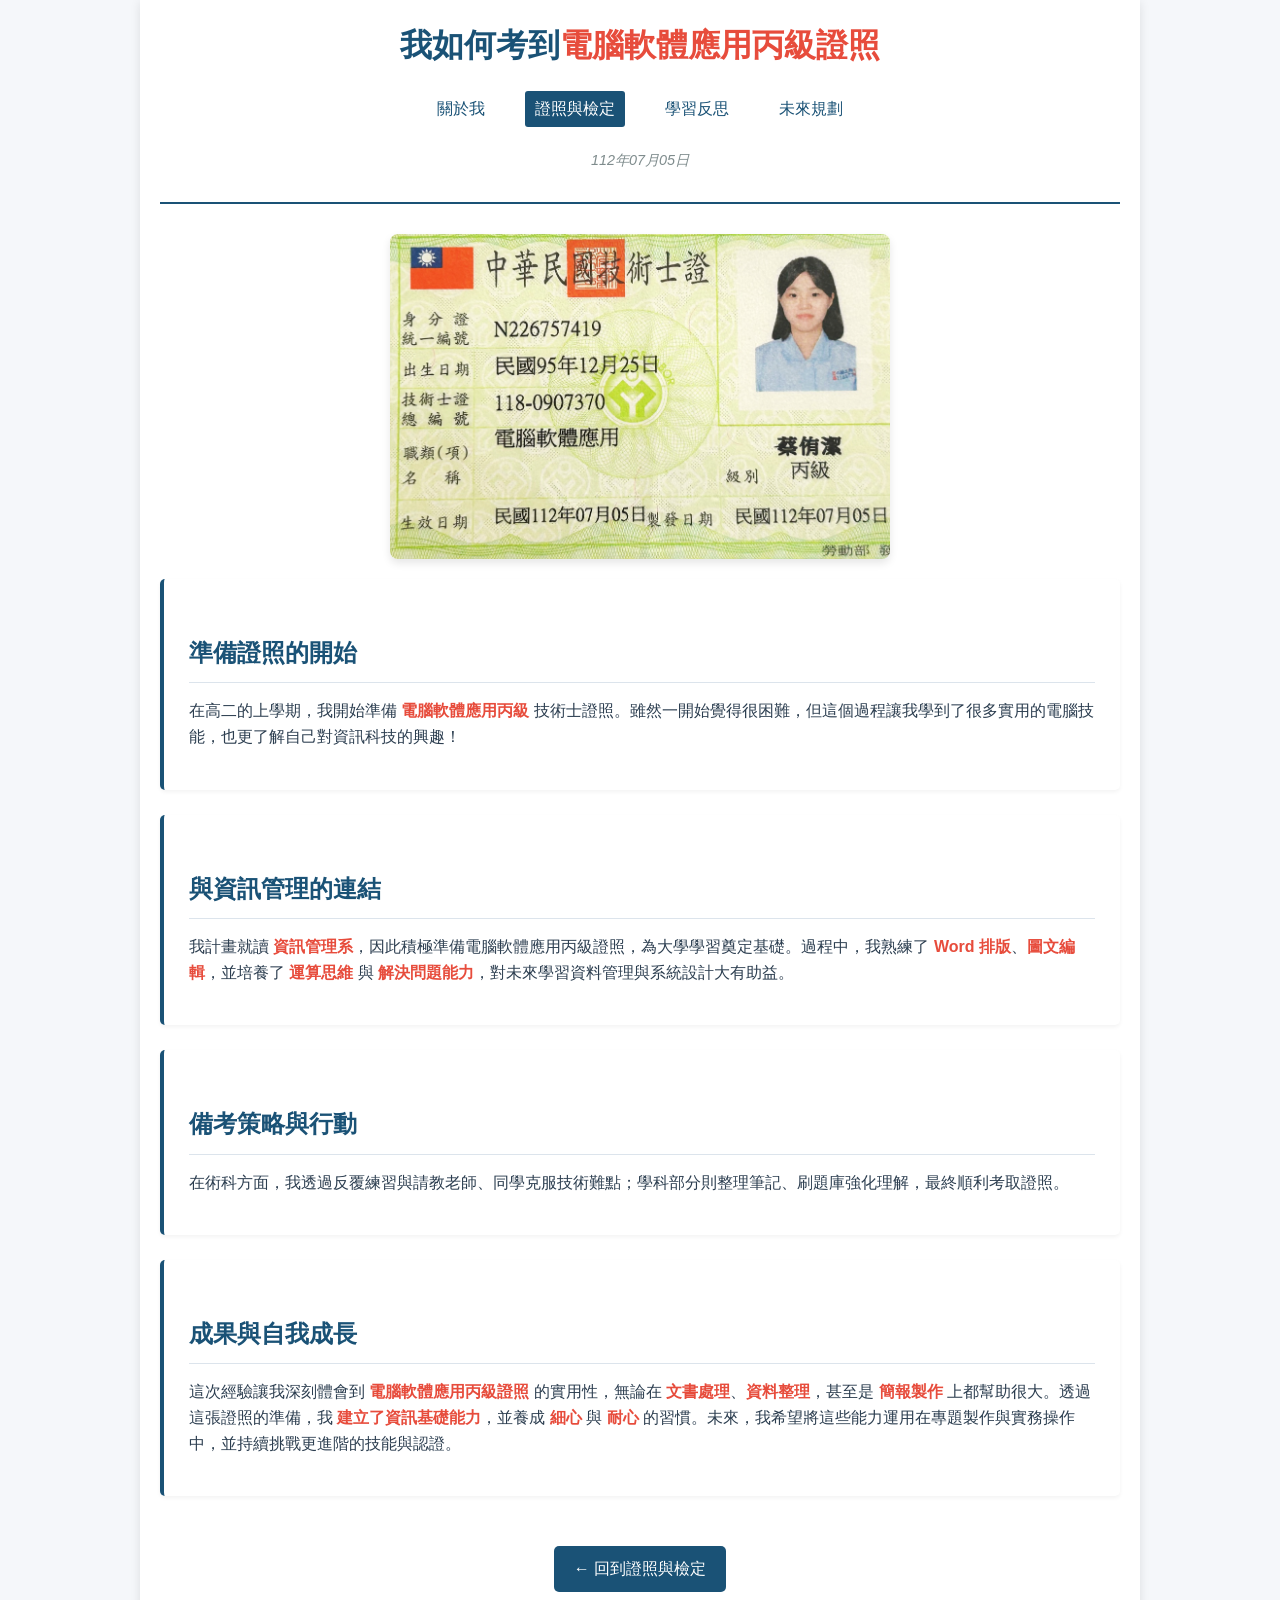
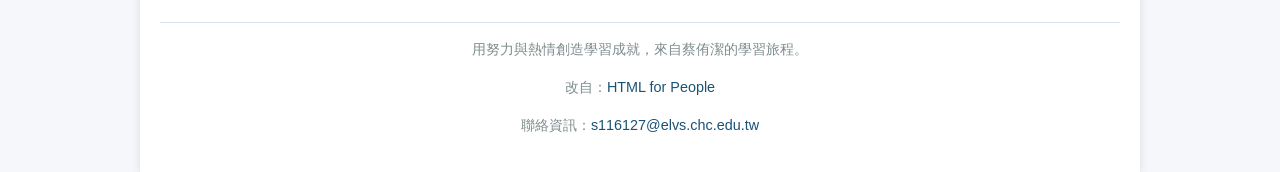
<file: blog/丙級證照.html>
<!DOCTYPE html>
<html lang="zh-Hant">
<head>
    <meta charset="UTF-8">
    <meta name="viewport" content="width=device-width, initial-scale=1.0">
    <title>我如何考到電腦軟體應用丙級證照</title>
    <style>
        /* 簡潔現代風格 */
        :root {
            --primary-color: #1a5276;
            --accent-color: #e74c3c;
            --text-color: #2c3e50;
            --light-bg: #f5f7fa;
            --light-border: #dce4ec;
            --white: #ffffff;
        }
        
        * {
            margin: 0;
            padding: 0;
            box-sizing: border-box;
            font-family: 'Arial', 'Microsoft JhengHei', sans-serif;
        }
        
        body {
            color: var(--text-color);
            line-height: 1.6;
            background-color: var(--light-bg);
            padding: 0;
            font-size: 16px;
        }
        
        .container {
            max-width: 1000px;
            margin: 0 auto;
            padding: 20px;
            background-color: var(--white);
            box-shadow: 0 2px 10px rgba(0, 0, 0, 0.1);
        }
        
        header {
            margin-bottom: 30px;
            text-align: center;
            border-bottom: 2px solid var(--primary-color);
            padding-bottom: 15px;
        }
        
        nav {
            display: flex;
            justify-content: center;
            margin: 20px 0;
        }
        
        nav a {
            color: var(--primary-color);
            text-decoration: none;
            margin: 0 15px;
            padding: 5px 10px;
            border-radius: 3px;
            transition: background-color 0.3s;
        }
        
        nav a:hover, nav a[aria-current="page"] {
            background-color: var(--primary-color);
            color: var(--white);
        }
        
        h1 {
            color: var(--primary-color);
            margin-bottom: 10px;
        }
        
        h2 {
            color: var(--primary-color);
            margin: 30px 0 15px;
            border-bottom: 1px solid var(--light-border);
            padding-bottom: 10px;
        }
        
        h3 {
            color: var(--text-color);
            margin: 15px 0 10px;
        }
        
        p {
            margin-bottom: 15px;
        }
        
        .highlight {
            color: var(--accent-color);
            font-weight: bold;
        }
        
        .certificate-image {
            display: block;
            margin: 20px auto;
            max-width: 500px;
            width: 100%;
            border-radius: 8px;
            box-shadow: 0 4px 8px rgba(0, 0, 0, 0.1);
        }
        
        .content-section {
            background-color: var(--white);
            padding: 25px;
            margin-bottom: 25px;
            border-left: 4px solid var(--primary-color);
            border-radius: 5px;
            box-shadow: 0 2px 4px rgba(0, 0, 0, 0.05);
            transition: transform 0.3s ease, box-shadow 0.3s ease;
        }
        
        .content-section:hover {
            transform: translateY(-5px);
            box-shadow: 0 5px 15px rgba(0, 0, 0, 0.1);
        }
        
        .button {
            display: inline-block;
            padding: 10px 20px;
            background-color: var(--primary-color);
            color: var(--white);
            text-decoration: none;
            border-radius: 5px;
            transition: background-color 0.3s;
            margin-top: 20px;
        }
        
        .button:hover {
            background-color: var(--accent-color);
        }
        
        .button-container {
            text-align: center;
            margin: 30px 0;
        }
        
        time {
            color: #7f8c8d;
            font-size: 0.9em;
            font-style: italic;
        }
        
        footer {
            text-align: center;
            margin-top: 30px;
            padding-top: 15px;
            border-top: 1px solid var(--light-border);
            color: #7f8c8d;
            font-size: 0.9em;
        }
        
        footer a {
            color: var(--primary-color);
            text-decoration: none;
        }
        
        footer a:hover {
            text-decoration: underline;
        }

        @media (max-width: 768px) {
            nav {
                flex-direction: column;
                align-items: center;
            }
            
            nav a {
                margin: 5px 0;
            }
            
            .certificate-image {
                max-width: 100%;
            }
        }
    </style>
</head>

<body>
    <div class="container">
        <header>
            <h1>我如何考到<span class="highlight">電腦軟體應用丙級證照</span></h1>
            <nav>
                <a href="../index.html">關於我</a>
                <a href="index.html" aria-current="page">證照與檢定</a>
                <a href="../fun.html">學習反思</a>
                <a href="../about.html">未來規劃</a>
            </nav>
            <p><time datetime="2023-07-05">112年07月05日</time></p>
        </header>

        <main>
            <img src="../images/丙級證照.png" alt="電腦軟體應用丙級證照" class="certificate-image">
            
            <div class="content-section">
                <h2>準備證照的開始</h2>
                <p>
                    在高二的上學期，我開始準備 <span class="highlight">電腦軟體應用丙級</span> 技術士證照。雖然一開始覺得很困難，但這個過程讓我學到了很多實用的電腦技能，也更了解自己對資訊科技的興趣！
                </p>
            </div>

            <div class="content-section">
                <h2>與資訊管理的連結</h2>
                <p>
                    我計畫就讀 <span class="highlight">資訊管理系</span>，因此積極準備電腦軟體應用丙級證照，為大學學習奠定基礎。過程中，我熟練了 <span class="highlight">Word 排版</span>、<span class="highlight">圖文編輯</span>，並培養了 <span class="highlight">運算思維</span> 與 <span class="highlight">解決問題能力</span>，對未來學習資料管理與系統設計大有助益。
                </p>
            </div>

            <div class="content-section">
                <h2>備考策略與行動</h2>
                <p>
                    在術科方面，我透過反覆練習與請教老師、同學克服技術難點；學科部分則整理筆記、刷題庫強化理解，最終順利考取證照。
                </p>
            </div>

            <div class="content-section">
                <h2>成果與自我成長</h2>
                <p>
                    這次經驗讓我深刻體會到 <span class="highlight">電腦軟體應用丙級證照</span> 的實用性，無論在 <span class="highlight">文書處理</span>、<span class="highlight">資料整理</span>，甚至是 <span class="highlight">簡報製作</span> 上都幫助很大。透過這張證照的準備，我 <span class="highlight">建立了資訊基礎能力</span>，並養成 <span class="highlight">細心</span> 與 <span class="highlight">耐心</span> 的習慣。未來，我希望將這些能力運用在專題製作與實務操作中，並持續挑戰更進階的技能與認證。
                </p>
            </div>

            <div class="button-container">
                <a href="index.html" class="button">&larr; 回到證照與檢定</a>
            </div>
        </main>

        <footer>
            <p>用努力與熱情創造學習成就，來自蔡侑潔的學習旅程。</p>
            <p>改自：<a href="https://htmlforpeople.com/">HTML for People</a></p>
            <p>聯絡資訊：<a href="mailto:s116127@elvs.chc.edu.tw">s116127@elvs.chc.edu.tw</a></p>
        </footer>
    </div>
</body>
</html>
</file>
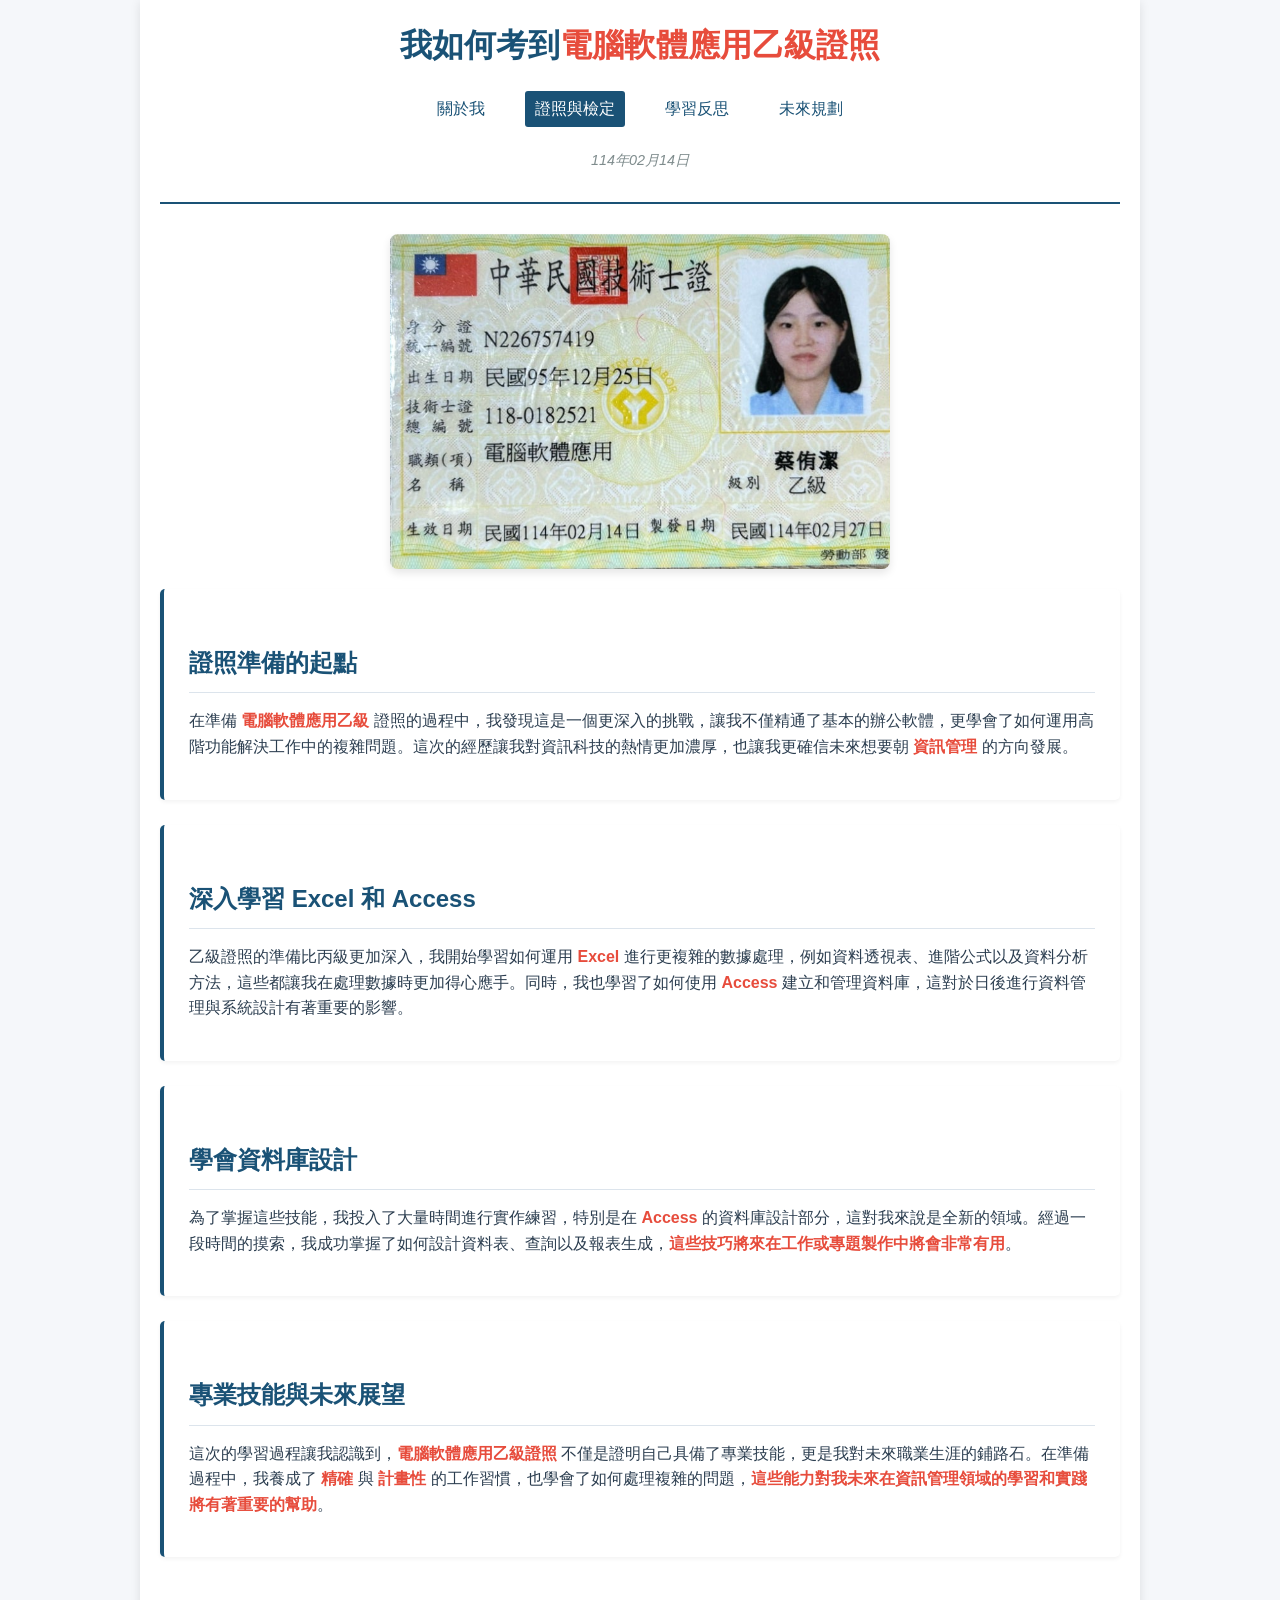
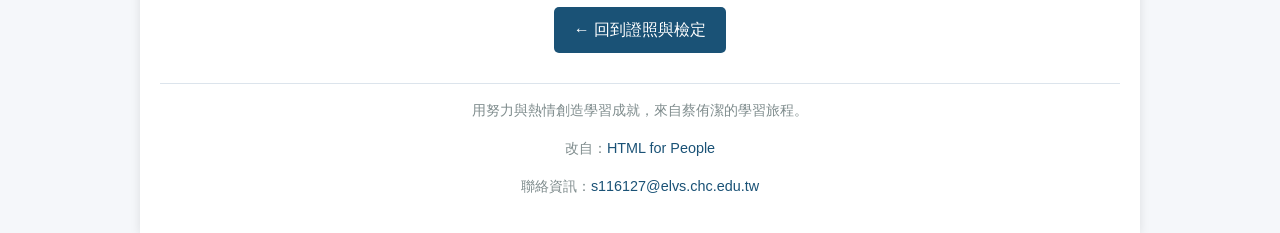
<file: blog/乙級證照.html>
<!DOCTYPE html>
<html lang="zh-Hant">
<head>
    <meta charset="UTF-8">
    <meta name="viewport" content="width=device-width, initial-scale=1.0">
    <title>我如何考到電腦軟體應用乙級證照</title>
    <style>
        /* 簡潔現代風格 */
        :root {
            --primary-color: #1a5276;
            --accent-color: #e74c3c;
            --text-color: #2c3e50;
            --light-bg: #f5f7fa;
            --light-border: #dce4ec;
            --white: #ffffff;
        }
        
        * {
            margin: 0;
            padding: 0;
            box-sizing: border-box;
            font-family: 'Arial', 'Microsoft JhengHei', sans-serif;
        }
        
        body {
            color: var(--text-color);
            line-height: 1.6;
            background-color: var(--light-bg);
            padding: 0;
            font-size: 16px;
        }
        
        .container {
            max-width: 1000px;
            margin: 0 auto;
            padding: 20px;
            background-color: var(--white);
            box-shadow: 0 2px 10px rgba(0, 0, 0, 0.1);
        }
        
        header {
            margin-bottom: 30px;
            text-align: center;
            border-bottom: 2px solid var(--primary-color);
            padding-bottom: 15px;
        }
        
        nav {
            display: flex;
            justify-content: center;
            margin: 20px 0;
        }
        
        nav a {
            color: var(--primary-color);
            text-decoration: none;
            margin: 0 15px;
            padding: 5px 10px;
            border-radius: 3px;
            transition: background-color 0.3s;
        }
        
        nav a:hover, nav a[aria-current="page"] {
            background-color: var(--primary-color);
            color: var(--white);
        }
        
        h1 {
            color: var(--primary-color);
            margin-bottom: 10px;
        }
        
        h2 {
            color: var(--primary-color);
            margin: 30px 0 15px;
            border-bottom: 1px solid var(--light-border);
            padding-bottom: 10px;
        }
        
        h3 {
            color: var(--text-color);
            margin: 15px 0 10px;
        }
        
        p {
            margin-bottom: 15px;
        }
        
        .highlight {
            color: var(--accent-color);
            font-weight: bold;
        }
        
        .certificate-image {
            display: block;
            margin: 20px auto;
            max-width: 500px;
            width: 100%;
            border-radius: 8px;
            box-shadow: 0 4px 8px rgba(0, 0, 0, 0.1);
        }
        
        .content-section {
            background-color: var(--white);
            padding: 25px;
            margin-bottom: 25px;
            border-left: 4px solid var(--primary-color);
            border-radius: 5px;
            box-shadow: 0 2px 4px rgba(0, 0, 0, 0.05);
            transition: transform 0.3s ease, box-shadow 0.3s ease;
        }
        
        .content-section:hover {
            transform: translateY(-5px);
            box-shadow: 0 5px 15px rgba(0, 0, 0, 0.1);
        }
        
        .button {
            display: inline-block;
            padding: 10px 20px;
            background-color: var(--primary-color);
            color: var(--white);
            text-decoration: none;
            border-radius: 5px;
            transition: background-color 0.3s;
            margin-top: 20px;
        }
        
        .button:hover {
            background-color: var(--accent-color);
        }
        
        .button-container {
            text-align: center;
            margin: 30px 0;
        }
        
        time {
            color: #7f8c8d;
            font-size: 0.9em;
            font-style: italic;
        }
        
        footer {
            text-align: center;
            margin-top: 30px;
            padding-top: 15px;
            border-top: 1px solid var(--light-border);
            color: #7f8c8d;
            font-size: 0.9em;
        }
        
        footer a {
            color: var(--primary-color);
            text-decoration: none;
        }
        
        footer a:hover {
            text-decoration: underline;
        }

        @media (max-width: 768px) {
            nav {
                flex-direction: column;
                align-items: center;
            }
            
            nav a {
                margin: 5px 0;
            }
            
            .certificate-image {
                max-width: 100%;
            }
        }
    </style>
</head>

<body>
    <div class="container">
        <header>
            <h1>我如何考到<span class="highlight">電腦軟體應用乙級證照</span></h1>
            <nav>
                <a href="../index.html">關於我</a>
                <a href="index.html" aria-current="page">證照與檢定</a>
                <a href="../fun.html">學習反思</a>
                <a href="../about.html">未來規劃</a>
            </nav>
            <p><time datetime="2025-02-14">114年02月14日</time></p>
        </header>

        <main>
            <img src="../images/乙級證照.png" alt="電腦軟體應用乙級證照" class="certificate-image">
            
            <div class="content-section">
                <h2>證照準備的起點</h2>
                <p>
                    在準備 <span class="highlight">電腦軟體應用乙級</span> 證照的過程中，我發現這是一個更深入的挑戰，讓我不僅精通了基本的辦公軟體，更學會了如何運用高階功能解決工作中的複雜問題。這次的經歷讓我對資訊科技的熱情更加濃厚，也讓我更確信未來想要朝 <span class="highlight">資訊管理</span> 的方向發展。
                </p>
            </div>

            <div class="content-section">
                <h2>深入學習 Excel 和 Access</h2>
                <p>
                    乙級證照的準備比丙級更加深入，我開始學習如何運用 <span class="highlight">Excel</span> 進行更複雜的數據處理，例如資料透視表、進階公式以及資料分析方法，這些都讓我在處理數據時更加得心應手。同時，我也學習了如何使用 <span class="highlight">Access</span> 建立和管理資料庫，這對於日後進行資料管理與系統設計有著重要的影響。
                </p>
            </div>

            <div class="content-section">
                <h2>學會資料庫設計</h2>
                <p>
                    為了掌握這些技能，我投入了大量時間進行實作練習，特別是在 <span class="highlight">Access</span> 的資料庫設計部分，這對我來說是全新的領域。經過一段時間的摸索，我成功掌握了如何設計資料表、查詢以及報表生成，<span class="highlight">這些技巧將來在工作或專題製作中將會非常有用</span>。
                </p>
            </div>

            <div class="content-section">
                <h2>專業技能與未來展望</h2>
                <p>
                    這次的學習過程讓我認識到，<span class="highlight">電腦軟體應用乙級證照</span> 不僅是證明自己具備了專業技能，更是我對未來職業生涯的鋪路石。在準備過程中，我養成了 <span class="highlight">精確</span> 與 <span class="highlight">計畫性</span> 的工作習慣，也學會了如何處理複雜的問題，<span class="highlight">這些能力對我未來在資訊管理領域的學習和實踐將有著重要的幫助</span>。
                </p>
            </div>

            <div class="button-container">
                <a href="index.html" class="button">&larr; 回到證照與檢定</a>
            </div>
        </main>

        <footer>
            <p>用努力與熱情創造學習成就，來自蔡侑潔的學習旅程。</p>
            <p>改自：<a href="https://htmlforpeople.com/">HTML for People</a></p>
            <p>聯絡資訊：<a href="mailto:s116127@elvs.chc.edu.tw">s116127@elvs.chc.edu.tw</a></p>
        </footer>
    </div>
</body>
</html>
</file>
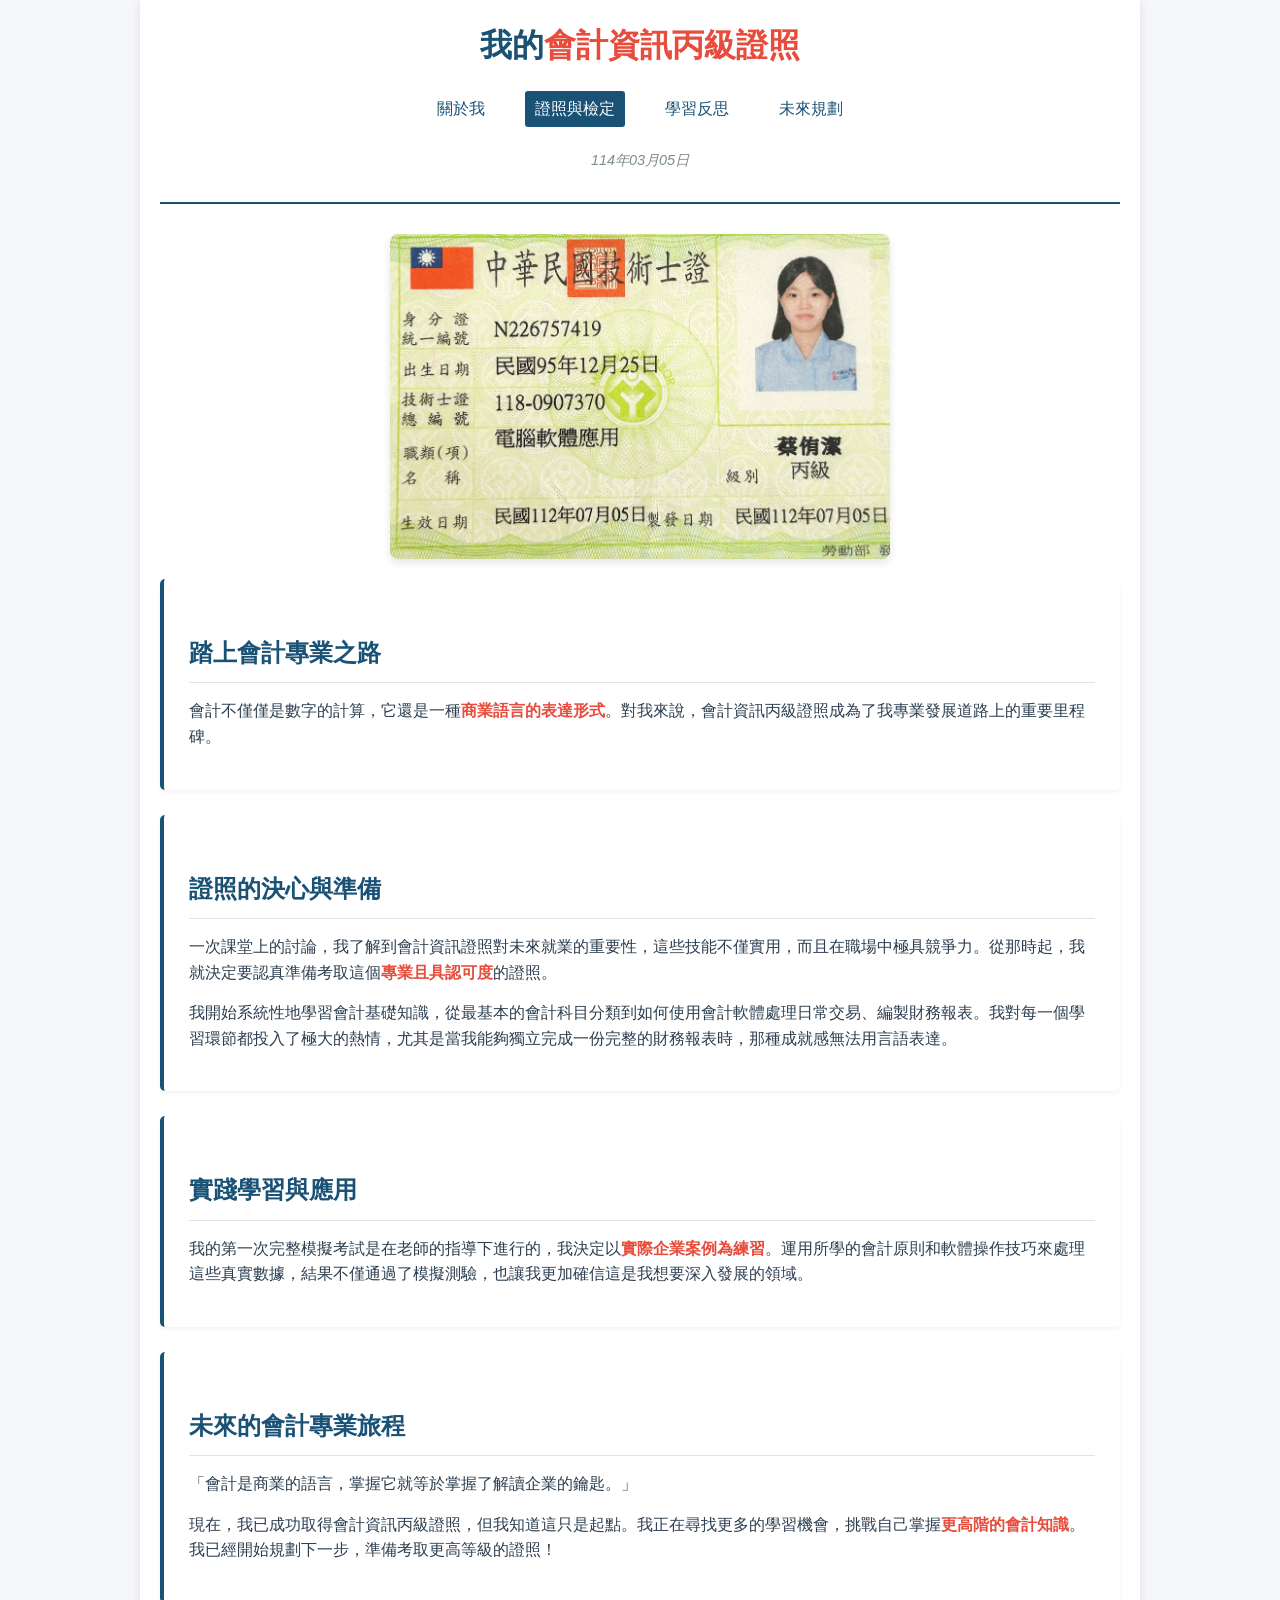
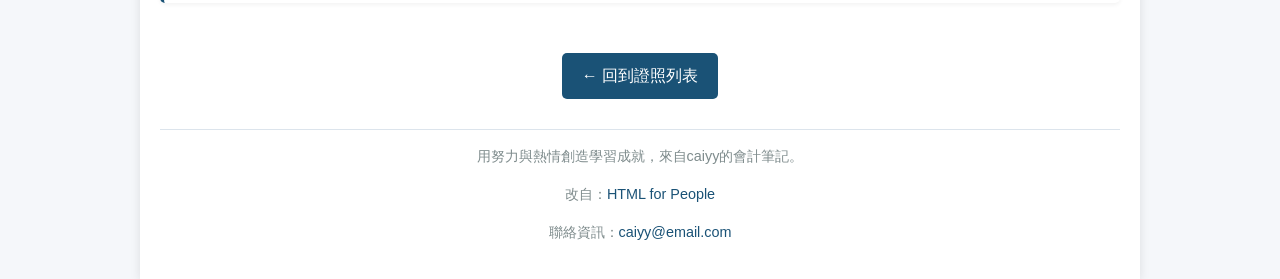
<file: blog/會計資訊丙級.html>
<!DOCTYPE html>
<html lang="zh-Hant">
<head>
    <meta charset="UTF-8">
    <meta name="viewport" content="width=device-width, initial-scale=1.0">
    <title>會計資訊丙級證照</title>
    <style>
        /* 簡潔現代風格 */
        :root {
            --primary-color: #1a5276;
            --accent-color: #e74c3c;
            --text-color: #2c3e50;
            --light-bg: #f5f7fa;
            --light-border: #dce4ec;
            --white: #ffffff;
        }
        
        * {
            margin: 0;
            padding: 0;
            box-sizing: border-box;
            font-family: 'Arial', 'Microsoft JhengHei', sans-serif;
        }
        
        body {
            color: var(--text-color);
            line-height: 1.6;
            background-color: var(--light-bg);
            padding: 0;
            font-size: 16px;
        }
        
        .container {
            max-width: 1000px;
            margin: 0 auto;
            padding: 20px;
            background-color: var(--white);
            box-shadow: 0 2px 10px rgba(0, 0, 0, 0.1);
        }
        
        header {
            margin-bottom: 30px;
            text-align: center;
            border-bottom: 2px solid var(--primary-color);
            padding-bottom: 15px;
        }
        
        nav {
            display: flex;
            justify-content: center;
            margin: 20px 0;
        }
        
        nav a {
            color: var(--primary-color);
            text-decoration: none;
            margin: 0 15px;
            padding: 5px 10px;
            border-radius: 3px;
            transition: background-color 0.3s;
        }
        
        nav a:hover, nav a[aria-current="page"] {
            background-color: var(--primary-color);
            color: var(--white);
        }
        
        h1 {
            color: var(--primary-color);
            margin-bottom: 10px;
        }
        
        h2 {
            color: var(--primary-color);
            margin: 30px 0 15px;
            border-bottom: 1px solid var(--light-border);
            padding-bottom: 10px;
        }
        
        h3 {
            color: var(--text-color);
            margin: 15px 0 10px;
        }
        
        p {
            margin-bottom: 15px;
        }
        
        .highlight {
            color: var(--accent-color);
            font-weight: bold;
        }
        
        .certificate-image {
            display: block;
            margin: 20px auto;
            max-width: 500px;
            width: 100%;
            border-radius: 8px;
            box-shadow: 0 4px 8px rgba(0, 0, 0, 0.1);
        }
        
        .content-section {
            background-color: var(--white);
            padding: 25px;
            margin-bottom: 25px;
            border-left: 4px solid var(--primary-color);
            border-radius: 5px;
            box-shadow: 0 2px 4px rgba(0, 0, 0, 0.05);
            transition: transform 0.3s ease, box-shadow 0.3s ease;
        }
        
        .content-section:hover {
            transform: translateY(-5px);
            box-shadow: 0 5px 15px rgba(0, 0, 0, 0.1);
        }
        
        .button {
            display: inline-block;
            padding: 10px 20px;
            background-color: var(--primary-color);
            color: var(--white);
            text-decoration: none;
            border-radius: 5px;
            transition: background-color 0.3s;
            margin-top: 20px;
        }
        
        .button:hover {
            background-color: var(--accent-color);
        }
        
        .button-container {
            text-align: center;
            margin: 30px 0;
        }
        
        time {
            color: #7f8c8d;
            font-size: 0.9em;
            font-style: italic;
        }
        
        footer {
            text-align: center;
            margin-top: 30px;
            padding-top: 15px;
            border-top: 1px solid var(--light-border);
            color: #7f8c8d;
            font-size: 0.9em;
        }
        
        footer a {
            color: var(--primary-color);
            text-decoration: none;
        }
        
        footer a:hover {
            text-decoration: underline;
        }

        @media (max-width: 768px) {
            nav {
                flex-direction: column;
                align-items: center;
            }
            
            nav a {
                margin: 5px 0;
            }
            
            .certificate-image {
                max-width: 100%;
            }
        }
    </style>
</head>

<body>
    <div class="container">
        <header>
            <h1>我的<span class="highlight">會計資訊丙級證照</span></h1>
            <nav>
                <a href="../index.html">關於我</a>
                <a href="index.html" aria-current="page">證照與檢定</a>
                <a href="../fun.html">學習反思</a>
                <a href="../about.html">未來規劃</a>
            </nav>
            <p><time datetime="2025-03-05">114年03月05日</time></p>
        </header>

        <main>
            <img src="../images/丙級證照.png" alt="會計資訊丙級證照" class="certificate-image">
            
            <div class="content-section">
                <h2>踏上會計專業之路</h2>
                <p>
                    會計不僅僅是數字的計算，它還是一種<span class="highlight">商業語言的表達形式</span>。對我來說，會計資訊丙級證照成為了我專業發展道路上的重要里程碑。
                </p>
            </div>

            <div class="content-section">
                <h2>證照的決心與準備</h2>
                <p>
                    一次課堂上的討論，我了解到會計資訊證照對未來就業的重要性，這些技能不僅實用，而且在職場中極具競爭力。從那時起，我就決定要認真準備考取這個<span class="highlight">專業且具認可度</span>的證照。
                </p>
                <p>
                    我開始系統性地學習會計基礎知識，從最基本的會計科目分類到如何使用會計軟體處理日常交易、編製財務報表。我對每一個學習環節都投入了極大的熱情，尤其是當我能夠獨立完成一份完整的財務報表時，那種成就感無法用言語表達。
                </p>
            </div>

            <div class="content-section">
                <h2>實踐學習與應用</h2>
                <p>
                    我的第一次完整模擬考試是在老師的指導下進行的，我決定以<span class="highlight">實際企業案例為練習</span>。運用所學的會計原則和軟體操作技巧來處理這些真實數據，結果不僅通過了模擬測驗，也讓我更加確信這是我想要深入發展的領域。
                </p>
            </div>

            <div class="content-section">
                <h2>未來的會計專業旅程</h2>
                <p>
                    「會計是商業的語言，掌握它就等於掌握了解讀企業的鑰匙。」
                </p>
                <p>
                    現在，我已成功取得會計資訊丙級證照，但我知道這只是起點。我正在尋找更多的學習機會，挑戰自己掌握<span class="highlight">更高階的會計知識</span>。我已經開始規劃下一步，準備考取更高等級的證照！
                </p>
            </div>

            <div class="button-container">
                <a href="index.html" class="button">&larr; 回到證照列表</a>
            </div>
        </main>

        <footer>
            <p>用努力與熱情創造學習成就，來自caiyy的會計筆記。</p>
            <p>改自：<a href="https://htmlforpeople.com/">HTML for People</a></p>
            <p>聯絡資訊：<a href="mailto:caiyy@email.com">caiyy@email.com</a></p>
        </footer>
    </div>
</body>
</html>
</file>
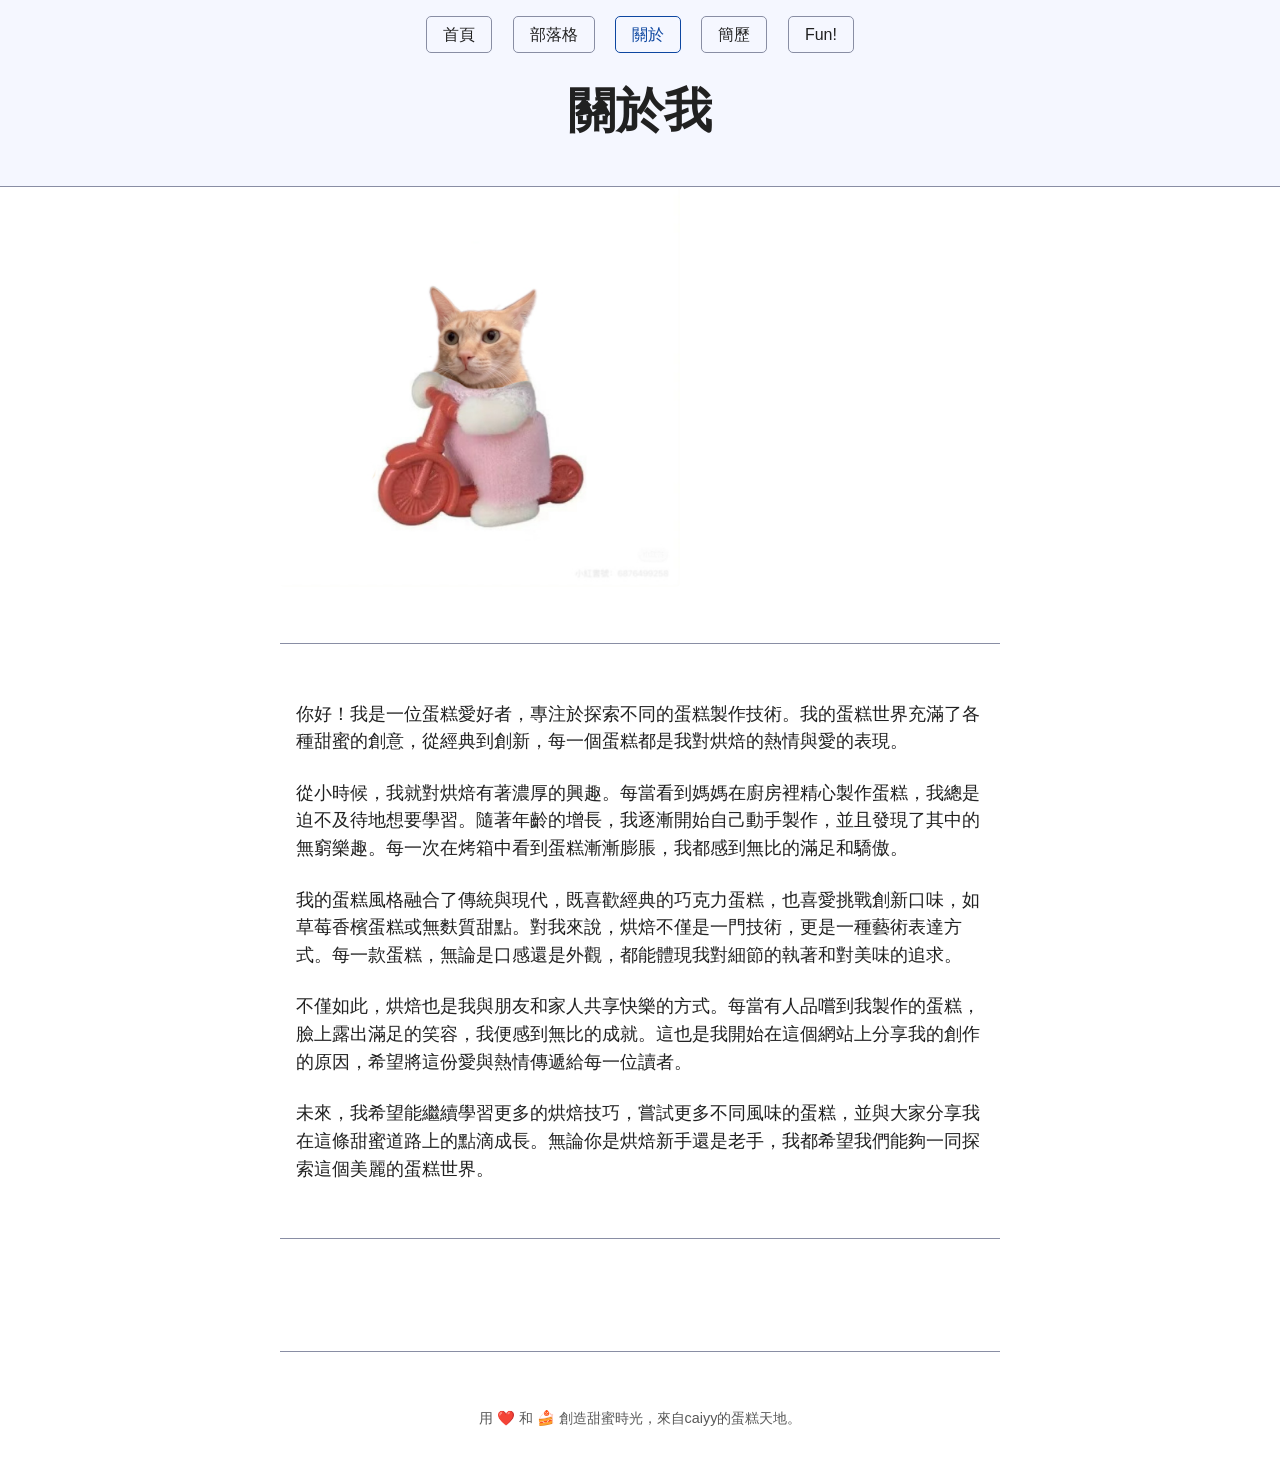
<file: w11/about.html>
<!DOCTYPE html>
<html lang="en">
<head>
    <meta charset="UTF-8">
    <meta name="viewport" content="width=device-width, initial-scale=1.0">
    <title>關於我 | Caiyy蛋糕天地</title>
    <link rel="stylesheet" href="css/simple.css">
</head>
    
<body>
    <header>
        <nav>
            <a href="index.html">首頁</a>
            <a href="blog/index.html">部落格</a>
            <a href="about.html" aria-current="page">關於</a>
            <a href="resume.html">簡歷</a>
            <a href="fun.html">Fun!</a>
        </nav>
        <h1>關於我</h1>
    </header>

    <!-- 這裡加入了CSS類 -->
    <div class="image-container">
        <img src="22.jpeg" alt="蛋糕" width="400" height="auto">
    </div>

    <section>
        <p>你好！我是一位蛋糕愛好者，專注於探索不同的蛋糕製作技術。我的蛋糕世界充滿了各種甜蜜的創意，從經典到創新，每一個蛋糕都是我對烘焙的熱情與愛的表現。</p>
        <p>從小時候，我就對烘焙有著濃厚的興趣。每當看到媽媽在廚房裡精心製作蛋糕，我總是迫不及待地想要學習。隨著年齡的增長，我逐漸開始自己動手製作，並且發現了其中的無窮樂趣。每一次在烤箱中看到蛋糕漸漸膨脹，我都感到無比的滿足和驕傲。</p>
        <p>我的蛋糕風格融合了傳統與現代，既喜歡經典的巧克力蛋糕，也喜愛挑戰創新口味，如草莓香檳蛋糕或無麩質甜點。對我來說，烘焙不僅是一門技術，更是一種藝術表達方式。每一款蛋糕，無論是口感還是外觀，都能體現我對細節的執著和對美味的追求。</p>
        <p>不僅如此，烘焙也是我與朋友和家人共享快樂的方式。每當有人品嚐到我製作的蛋糕，臉上露出滿足的笑容，我便感到無比的成就。這也是我開始在這個網站上分享我的創作的原因，希望將這份愛與熱情傳遞給每一位讀者。</p>
        <p>未來，我希望能繼續學習更多的烘焙技巧，嘗試更多不同風味的蛋糕，並與大家分享我在這條甜蜜道路上的點滴成長。無論你是烘焙新手還是老手，我都希望我們能夠一同探索這個美麗的蛋糕世界。</p>
    </section>

    <footer>
        <p>用 ❤️ 和 🍰 創造甜蜜時光，來自caiyy的蛋糕天地。
</file>
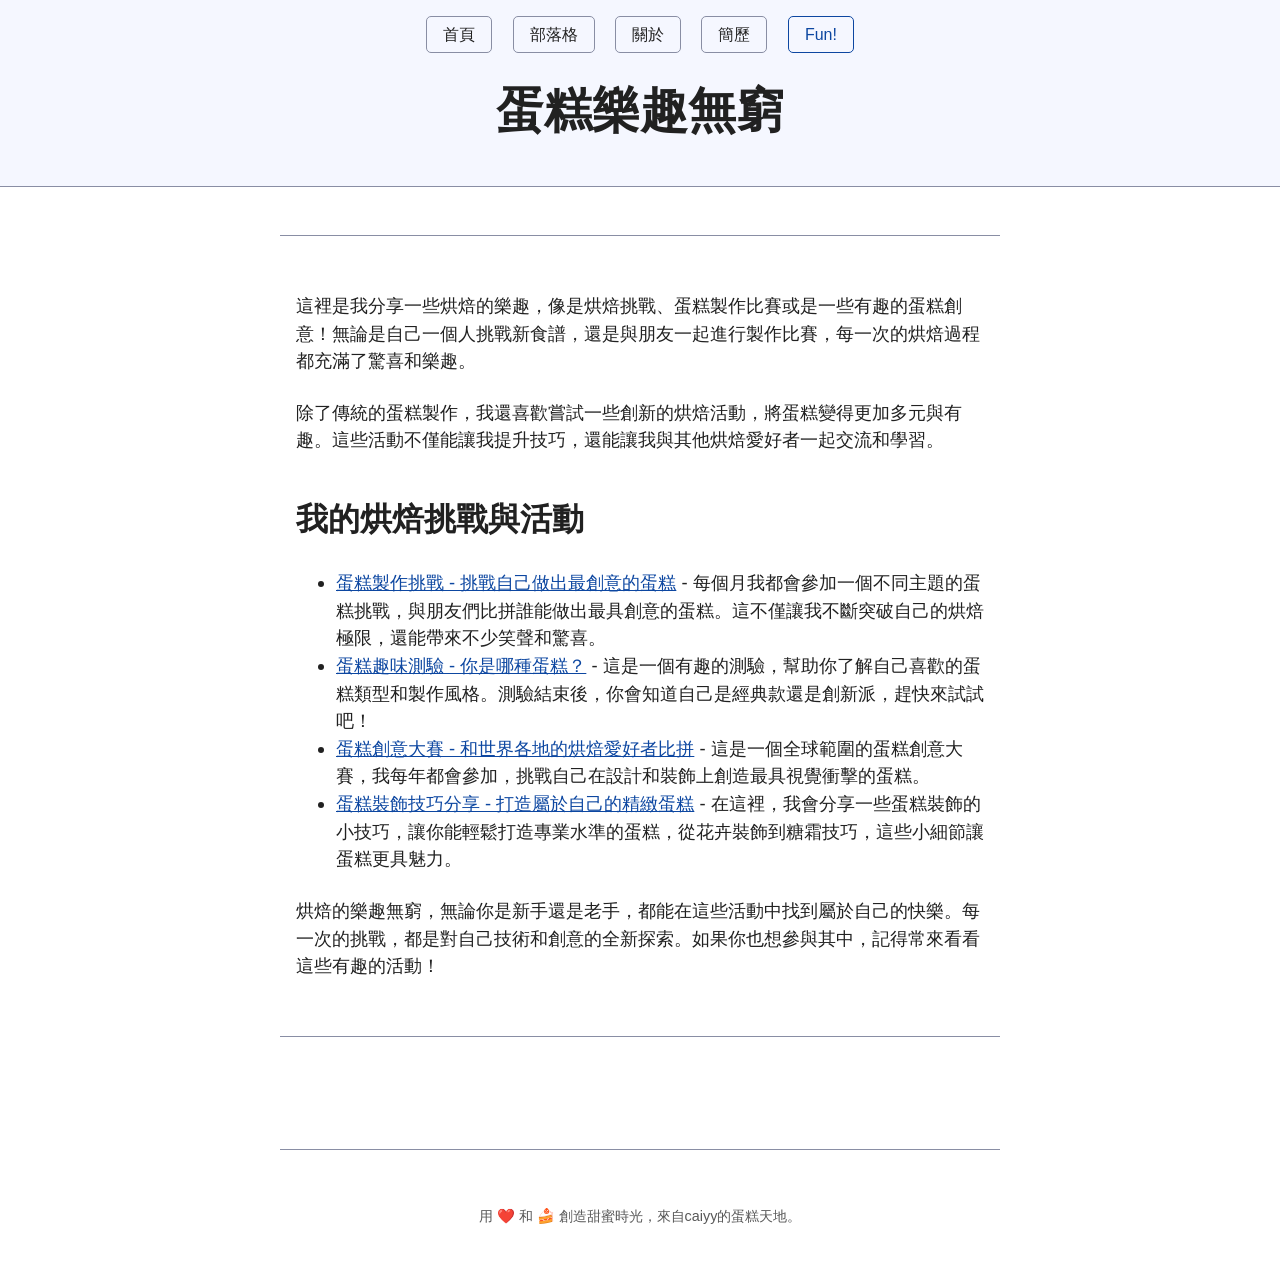
<file: w11/fun.html>
<!DOCTYPE html>
<html lang="en">
<head>
    <meta charset="UTF-8">
    <meta name="viewport" content="width=device-width, initial-scale=1.0">
    <title>Fun! | Caiyy蛋糕天地</title>
    <link rel="stylesheet" href="css/simple.css">
</head>

<body>
    <header>
        <nav>
            <a href="index.html">首頁</a>
            <a href="blog/index.html">部落格</a>
            <a href="about.html">關於</a>
            <a href="resume.html">簡歷</a>
            <a href="fun.html" aria-current="page">Fun!</a>
        </nav>
        <h1>蛋糕樂趣無窮</h1>
    </header>

    <section>
        <p>這裡是我分享一些烘焙的樂趣，像是烘焙挑戰、蛋糕製作比賽或是一些有趣的蛋糕創意！無論是自己一個人挑戰新食譜，還是與朋友一起進行製作比賽，每一次的烘焙過程都充滿了驚喜和樂趣。</p>
        
        <p>除了傳統的蛋糕製作，我還喜歡嘗試一些創新的烘焙活動，將蛋糕變得更加多元與有趣。這些活動不僅能讓我提升技巧，還能讓我與其他烘焙愛好者一起交流和學習。</p>
    
        <h3>我的烘焙挑戰與活動</h3>
        <ul>
            <li><a href="#">蛋糕製作挑戰 - 挑戰自己做出最創意的蛋糕</a> - 每個月我都會參加一個不同主題的蛋糕挑戰，與朋友們比拼誰能做出最具創意的蛋糕。這不僅讓我不斷突破自己的烘焙極限，還能帶來不少笑聲和驚喜。</li>
            <li><a href="#">蛋糕趣味測驗 - 你是哪種蛋糕？</a> - 這是一個有趣的測驗，幫助你了解自己喜歡的蛋糕類型和製作風格。測驗結束後，你會知道自己是經典款還是創新派，趕快來試試吧！</li>
            <li><a href="#">蛋糕創意大賽 - 和世界各地的烘焙愛好者比拼</a> - 這是一個全球範圍的蛋糕創意大賽，我每年都會參加，挑戰自己在設計和裝飾上創造最具視覺衝擊的蛋糕。</li>
            <li><a href="#">蛋糕裝飾技巧分享 - 打造屬於自己的精緻蛋糕</a> - 在這裡，我會分享一些蛋糕裝飾的小技巧，讓你能輕鬆打造專業水準的蛋糕，從花卉裝飾到糖霜技巧，這些小細節讓蛋糕更具魅力。</li>
        </ul>
        
        <p>烘焙的樂趣無窮，無論你是新手還是老手，都能在這些活動中找到屬於自己的快樂。每一次的挑戰，都是對自己技術和創意的全新探索。如果你也想參與其中，記得常來看看這些有趣的活動！</p>
    </section>
    

    <footer>
        <p>用 ❤️ 和 🍰 創造甜蜜時光，來自caiyy的蛋糕天地。</p>
    </footer>
</body>
</html>
</file>
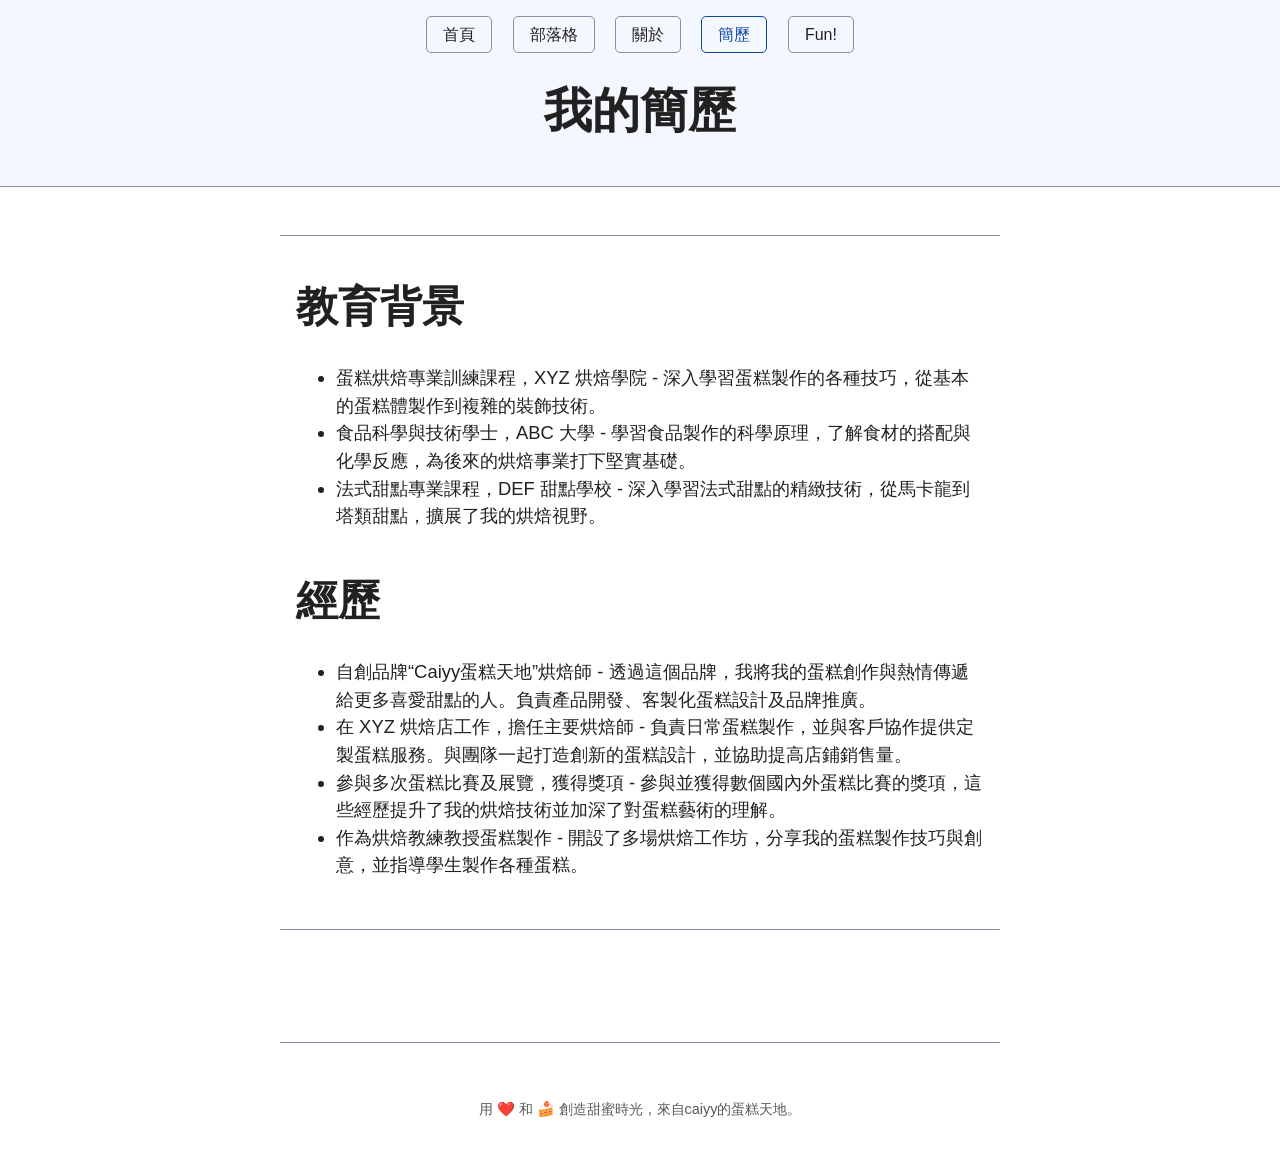
<file: w11/resume.html>
<!DOCTYPE html>
<html lang="en">
<head>
    <meta charset="UTF-8">
    <meta name="viewport" content="width=device-width, initial-scale=1.0">
    <title>簡歷 | Caiyy蛋糕天地</title>
    <link rel="stylesheet" href="css/simple.css">
</head>

<body>
    <header>
        <nav>
            <a href="index.html">首頁</a>
            <a href="blog/index.html">部落格</a>
            <a href="about.html">關於</a>
            <a href="resume.html" aria-current="page">簡歷</a>
            <a href="fun.html">Fun!</a>
        </nav>
        <h1>我的簡歷</h1>
    </header>

    <section>
        <h2>教育背景</h2>
        <ul>
            <li>蛋糕烘焙專業訓練課程，XYZ 烘焙學院 - 深入學習蛋糕製作的各種技巧，從基本的蛋糕體製作到複雜的裝飾技術。</li>
            <li>食品科學與技術學士，ABC 大學 - 學習食品製作的科學原理，了解食材的搭配與化學反應，為後來的烘焙事業打下堅實基礎。</li>
            <li>法式甜點專業課程，DEF 甜點學校 - 深入學習法式甜點的精緻技術，從馬卡龍到塔類甜點，擴展了我的烘焙視野。</li>
        </ul>
    
        <h2>經歷</h2>
        <ul>
            <li>自創品牌“Caiyy蛋糕天地”烘焙師 - 透過這個品牌，我將我的蛋糕創作與熱情傳遞給更多喜愛甜點的人。負責產品開發、客製化蛋糕設計及品牌推廣。</li>
            <li>在 XYZ 烘焙店工作，擔任主要烘焙師 - 負責日常蛋糕製作，並與客戶協作提供定製蛋糕服務。與團隊一起打造創新的蛋糕設計，並協助提高店鋪銷售量。</li>
            <li>參與多次蛋糕比賽及展覽，獲得獎項 - 參與並獲得數個國內外蛋糕比賽的獎項，這些經歷提升了我的烘焙技術並加深了對蛋糕藝術的理解。</li>
            <li>作為烘焙教練教授蛋糕製作 - 開設了多場烘焙工作坊，分享我的蛋糕製作技巧與創意，並指導學生製作各種蛋糕。</li>
        </ul>
    </section>
    

    <footer>
        <p>用 ❤️ 和 🍰 創造甜蜜時光，來自caiyy的蛋糕天地。</p>
    </footer>
</body>
</html>
</file>
<file: w11/css/simple.css>
/* Global variables. */
:root {
  /* Set sans-serif & mono fonts */
  --sans-font: -apple-system, BlinkMacSystemFont, "Avenir Next", Avenir,
    "Nimbus Sans L", Roboto, "Noto Sans", "Segoe UI", Arial, Helvetica,
    "Helvetica Neue", sans-serif;
  --mono-font: Consolas, Menlo, Monaco, "Andale Mono", "Ubuntu Mono", monospace;
  --standard-border-radius: 5px;

  /* Default (light) theme */
  --bg: #fff;
  --accent-bg: #f5f7ff;
  --text: #212121;
  --text-light: #585858;
  --border: #898EA4;
  --accent: #0d47a1;
  --accent-hover: #1266e2;
  --accent-text: var(--bg);
  --code: #d81b60;
  --preformatted: #444;
  --marked: #ffdd33;
  --disabled: #efefef;
}

/* Dark theme */
@media (prefers-color-scheme: dark) {
  :root {
    color-scheme: dark;
    --bg: #212121;
    --accent-bg: #2b2b2b;
    --text: #dcdcdc;
    --text-light: #ababab;
    --accent: #ffb300;
    --accent-hover: #ffe099;
    --accent-text: var(--bg);
    --code: #f06292;
    --preformatted: #ccc;
    --disabled: #111;
  }
  /* Add a bit of transparency so light media isn't so glaring in dark mode */
  img,
  video {
    opacity: 0.8;
  }
}

/* Reset box-sizing */
*, *::before, *::after {
  box-sizing: border-box;
}

/* Reset default appearance */
textarea,
select,
input,
progress {
  appearance: none;
  -webkit-appearance: none;
  -moz-appearance: none;
}

html {
  /* Set the font globally */
  font-family: var(--sans-font);
  scroll-behavior: smooth;
}

/* Make the body a nice central block */
body {
  color: var(--text);
  background-color: var(--bg);
  font-size: 1.15rem;
  line-height: 1.5;
  display: grid;
  grid-template-columns: 1fr min(45rem, 90%) 1fr;
  margin: 0;
}
body > * {
  grid-column: 2;
}

/* Make the header bg full width, but the content inline with body */
body > header {
  background-color: var(--accent-bg);
  border-bottom: 1px solid var(--border);
  text-align: center;
  padding: 0 0.5rem 2rem 0.5rem;
  grid-column: 1 / -1;
}

body > header > *:only-child {
  margin-block-start: 2rem;
}

body > header h1 {
  max-width: 1200px;
  margin: 1rem auto;
}

body > header p {
  max-width: 40rem;
  margin: 1rem auto;
}

/* Add a little padding to ensure spacing is correct between content and header > nav */
main {
  padding-top: 1.5rem;
}

body > footer {
  margin-top: 4rem;
  padding: 2rem 1rem 1.5rem 1rem;
  color: var(--text-light);
  font-size: 0.9rem;
  text-align: center;
  border-top: 1px solid var(--border);
}

/* Format headers */
h1 {
  font-size: 3rem;
}

h2 {
  font-size: 2.6rem;
  margin-top: 3rem;
}

h3 {
  font-size: 2rem;
  margin-top: 3rem;
}

h4 {
  font-size: 1.44rem;
}

h5 {
  font-size: 1.15rem;
}

h6 {
  font-size: 0.96rem;
}

p {
  margin: 1.5rem 0;
}

/* Prevent long strings from overflowing container */
p, h1, h2, h3, h4, h5, h6 {
  overflow-wrap: break-word;
}

/* Fix line height when title wraps */
h1,
h2,
h3 {
  line-height: 1.1;
}

/* Reduce header size on mobile */
@media only screen and (max-width: 720px) {
  h1 {
    font-size: 2.5rem;
  }

  h2 {
    font-size: 2.1rem;
  }

  h3 {
    font-size: 1.75rem;
  }

  h4 {
    font-size: 1.25rem;
  }
}

/* Format links & buttons */
a,
a:visited {
  color: var(--accent);
}

a:hover {
  text-decoration: none;
}

button,
.button,
a.button, /* extra specificity to override a */
input[type="submit"],
input[type="reset"],
input[type="button"] {
  border: 1px solid var(--accent);
  background-color: var(--accent);
  color: var(--accent-text);
  padding: 0.5rem 0.9rem;
  text-decoration: none;
  line-height: normal;
}

.button[aria-disabled="true"], 
input:disabled,
textarea:disabled,
select:disabled,
button[disabled] {
  cursor: not-allowed;
  background-color: var(--disabled);
  border-color: var(--disabled);
  color: var(--text-light);
}

input[type="range"] {
  padding: 0;
}

/* Set the cursor to '?' on an abbreviation and style the abbreviation to show that there is more information underneath */
abbr[title] {
  cursor: help;
  text-decoration-line: underline;
  text-decoration-style: dotted;
}

button:enabled:hover,
.button:not([aria-disabled="true"]):hover,
input[type="submit"]:enabled:hover,
input[type="reset"]:enabled:hover,
input[type="button"]:enabled:hover {
  background-color: var(--accent-hover);
  border-color: var(--accent-hover);
  cursor: pointer;
}

.button:focus-visible,
button:focus-visible:where(:enabled),
input:enabled:focus-visible:where(
  [type="submit"],
  [type="reset"],
  [type="button"]
) {
  outline: 2px solid var(--accent);
  outline-offset: 1px;
}

/* Format navigation */
header > nav {
  font-size: 1rem;
  line-height: 2;
  padding: 1rem 0 0 0;
}

/* Use flexbox to allow items to wrap, as needed */
header > nav ul,
header > nav ol {
  align-content: space-around;
  align-items: center;
  display: flex;
  flex-direction: row;
  flex-wrap: wrap;
  justify-content: center;
  list-style-type: none;
  margin: 0;
  padding: 0;
}

/* List items are inline elements, make them behave more like blocks */
header > nav ul li,
header > nav ol li {
  display: inline-block;
}

header > nav a,
header > nav a:visited {
  margin: 0 0.5rem 1rem 0.5rem;
  border: 1px solid var(--border);
  border-radius: var(--standard-border-radius);
  color: var(--text);
  display: inline-block;
  padding: 0.1rem 1rem;
  text-decoration: none;
}

header > nav a:hover,
header > nav a.current,
header > nav a[aria-current="page"],
header > nav a[aria-current="true"] {
  border-color: var(--accent);
  color: var(--accent);
  cursor: pointer;
}

/* Reduce nav side on mobile */
@media only screen and (max-width: 720px) {
  header > nav a {
    border: none;
    padding: 0;
    text-decoration: underline;
    line-height: 1;
  }
}

/* Consolidate box styling */
aside, details, pre, progress {
  background-color: var(--accent-bg);
  border: 1px solid var(--border);
  border-radius: var(--standard-border-radius);
  margin-bottom: 1rem;
}

aside {
  font-size: 1rem;
  width: 30%;
  padding: 0 15px;
  margin-inline-start: 15px;
  float: right;
}
*[dir="rtl"] aside {
  float: left;
}

/* Make aside full-width on mobile */
@media only screen and (max-width: 720px) {
  aside {
    width: 100%;
    float: none;
    margin-inline-start: 0;
  }
}

article, fieldset, dialog {
  border: 1px solid var(--border);
  padding: 1rem;
  border-radius: var(--standard-border-radius);
  margin-bottom: 1rem;
}

article h2:first-child,
section h2:first-child,
article h3:first-child,
section h3:first-child {
  margin-top: 1rem;
}

section {
  border-top: 1px solid var(--border);
  border-bottom: 1px solid var(--border);
  padding: 2rem 1rem;
  margin: 3rem 0;
}

/* Don't double separators when chaining sections */
section + section,
section:first-child {
  border-top: 0;
  padding-top: 0;
}

section + section {
  margin-top: 0;
}

section:last-child {
  border-bottom: 0;
  padding-bottom: 0;
}

details {
  padding: 0.7rem 1rem;
}

summary {
  cursor: pointer;
  font-weight: bold;
  padding: 0.7rem 1rem;
  margin: -0.7rem -1rem;
  word-break: break-all;
}

details[open] > summary + * {
  margin-top: 0;
}

details[open] > summary {
  margin-bottom: 0.5rem;
}

details[open] > :last-child {
  margin-bottom: 0;
}

/* Format tables */
table {
  border-collapse: collapse;
  margin: 1.5rem 0;
}

figure > table {
  width: max-content;
  margin: 0;
}

td,
th {
  border: 1px solid var(--border);
  text-align: start;
  padding: 0.5rem;
}

th {
  background-color: var(--accent-bg);
  font-weight: bold;
}

tr:nth-child(even) {
  /* Set every other cell slightly darker. Improves readability. */
  background-color: var(--accent-bg);
}

table caption {
  font-weight: bold;
  margin-bottom: 0.5rem;
}

/* Format forms */
textarea,
select,
input,
button,
.button {
  font-size: inherit;
  font-family: inherit;
  padding: 0.5rem;
  margin-bottom: 0.5rem;
  border-radius: var(--standard-border-radius);
  box-shadow: none;
  max-width: 100%;
  display: inline-block;
}
textarea,
select,
input {
  color: var(--text);
  background-color: var(--bg);
  border: 1px solid var(--border);
}
label {
  display: block;
}
textarea:not([cols]) {
  width: 100%;
}

/* Add arrow to drop-down */
select:not([multiple]) {
  background-image: linear-gradient(45deg, transparent 49%, var(--text) 51%),
    linear-gradient(135deg, var(--text) 51%, transparent 49%);
  background-position: calc(100% - 15px), calc(100% - 10px);
  background-size: 5px 5px, 5px 5px;
  background-repeat: no-repeat;
  padding-inline-end: 25px;
}
*[dir="rtl"] select:not([multiple]) {
  background-position: 10px, 15px;
}

/* checkbox and radio button style */
input[type="checkbox"],
input[type="radio"] {
  vertical-align: middle;
  position: relative;
  width: min-content;
}

input[type="checkbox"] + label,
input[type="radio"] + label {
  display: inline-block;
}

input[type="radio"] {
  border-radius: 100%;
}

input[type="checkbox"]:checked,
input[type="radio"]:checked {
  background-color: var(--accent);
}

input[type="checkbox"]:checked::after {
  /* Creates a rectangle with colored right and bottom borders which is rotated to look like a check mark */
  content: " ";
  width: 0.18em;
  height: 0.32em;
  border-radius: 0;
  position: absolute;
  top: 0.05em;
  left: 0.17em;
  background-color: transparent;
  border-right: solid var(--bg) 0.08em;
  border-bottom: solid var(--bg) 0.08em;
  font-size: 1.8em;
  transform: rotate(45deg);
}
input[type="radio"]:checked::after {
  /* creates a colored circle for the checked radio button  */
  content: " ";
  width: 0.25em;
  height: 0.25em;
  border-radius: 100%;
  position: absolute;
  top: 0.125em;
  background-color: var(--bg);
  left: 0.125em;
  font-size: 32px;
}

/* Makes input fields wider on smaller screens */
@media only screen and (max-width: 720px) {
  textarea,
  select,
  input {
    width: 100%;
  }
}

/* Set a height for color input */
input[type="color"] {
  height: 2.5rem;
  padding:  0.2rem;
}

/* do not show border around file selector button */
input[type="file"] {
  border: 0;
}

/* Misc body elements */
hr {
  border: none;
  height: 1px;
  background: var(--border);
  margin: 1rem auto;
}

mark {
  padding: 2px 5px;
  border-radius: var(--standard-border-radius);
  background-color: var(--marked);
  color: black;
}

mark a {
  color: #0d47a1;
}

img,
video {
  max-width: 100%;
  height: auto;
  border-radius: var(--standard-border-radius);
}

figure {
  margin: 0;
  display: block;
  overflow-x: auto;
}

figure > img,
figure > picture > img {
  display: block;
  margin-inline: auto;
}

figcaption {
  text-align: center;
  font-size: 0.9rem;
  color: var(--text-light);
  margin-block: 1rem;
}

blockquote {
  margin-inline-start: 2rem;
  margin-inline-end: 0;
  margin-block: 2rem;
  padding: 0.4rem 0.8rem;
  border-inline-start: 0.35rem solid var(--accent);
  color: var(--text-light);
  font-style: italic;
}

cite {
  font-size: 0.9rem;
  color: var(--text-light);
  font-style: normal;
}

dt {
    color: var(--text-light);
}

/* Use mono font for code elements */
code,
pre,
pre span,
kbd,
samp {
  font-family: var(--mono-font);
  color: var(--code);
}

kbd {
  color: var(--preformatted);
  border: 1px solid var(--preformatted);
  border-bottom: 3px solid var(--preformatted);
  border-radius: var(--standard-border-radius);
  padding: 0.1rem 0.4rem;
}

pre {
  padding: 1rem 1.4rem;
  max-width: 100%;
  overflow: auto;
  color: var(--preformatted);
}

/* Fix embedded code within pre */
pre code {
  color: var(--preformatted);
  background: none;
  margin: 0;
  padding: 0;
}

/* Progress bars */
/* Declarations are repeated because you */
/* cannot combine vendor-specific selectors */
progress {
  width: 100%;
}

progress:indeterminate {
  background-color: var(--accent-bg);
}

progress::-webkit-progress-bar {
  border-radius: var(--standard-border-radius);
  background-color: var(--accent-bg);
}

progress::-webkit-progress-value {
  border-radius: var(--standard-border-radius);
  background-color: var(--accent);
}

progress::-moz-progress-bar {
  border-radius: var(--standard-border-radius);
  background-color: var(--accent);
  transition-property: width;
  transition-duration: 0.3s;
}

progress:indeterminate::-moz-progress-bar {
  background-color: var(--accent-bg);
}

dialog {
  background-color: var(--bg);
  max-width: 40rem;
  margin: auto;
}

dialog::backdrop {
  background-color: var(--bg);
  opacity: 0.8;
}

@media only screen and (max-width: 720px) {
  dialog {
    max-width: calc(100vw - 2rem);
  }
}

/* Superscript & Subscript */
/* Prevent scripts from affecting line-height. */
sup, sub {
  vertical-align: baseline;
  position: relative;
}

sup {
  top: -0.4em;
}

sub { 
  top: 0.3em; 
}

/* Classes for notices */
.notice {
  background: var(--accent-bg);
  border: 2px solid var(--border);
  border-radius: var(--standard-border-radius);
  padding: 1.5rem;
  margin: 2rem 0;
}

/* Print */
@media print {
  @page {
    margin: 1cm;
  }
  body {
    display: block;
  }
  body > header {
    background-color: unset;
  }
  body > header nav,
  body > footer {
    display: none;
  }
  article {
    border: none;
    padding: 0;
  }
  a[href^="http"]::after {
    content: " <" attr(href) ">";
  }
  abbr[title]:after {
    content: " (" attr(title) ")";
  }
  a {
    text-decoration: none;
  }
  p {
    widows: 3;
    orphans: 3;
  }
  hr {
    border-top: 1px solid var(--border);
  }
  mark {
    border: 1px solid var(--border);
  }
  pre, table, figure, img, svg {
    break-inside: avoid;
  }
  pre code {
    white-space: pre-wrap;
  }
}
</file>
<file: css/simple.css>
/* Global variables. */
:root {
  /* Set sans-serif & mono fonts */
  --sans-font: -apple-system, BlinkMacSystemFont, "Avenir Next", Avenir,
    "Nimbus Sans L", Roboto, "Noto Sans", "Segoe UI", Arial, Helvetica,
    "Helvetica Neue", sans-serif;
  --mono-font: Consolas, Menlo, Monaco, "Andale Mono", "Ubuntu Mono", monospace;
  --standard-border-radius: 5px;

  /* Default (light) theme */
  --bg: #fff;
  --accent-bg: #f5f7ff;
  --text: #212121;
  --text-light: #585858;
  --border: #898EA4;
  --accent: #0d47a1;
  --accent-hover: #1266e2;
  --accent-text: var(--bg);
  --code: #d81b60;
  --preformatted: #444;
  --marked: #ffdd33;
  --disabled: #efefef;
}

/* Dark theme */
@media (prefers-color-scheme: dark) {
  :root {
    color-scheme: dark;
    --bg: #212121;
    --accent-bg: #2b2b2b;
    --text: #dcdcdc;
    --text-light: #ababab;
    --accent: #ffb300;
    --accent-hover: #ffe099;
    --accent-text: var(--bg);
    --code: #f06292;
    --preformatted: #ccc;
    --disabled: #111;
  }
  /* Add a bit of transparency so light media isn't so glaring in dark mode */
  img,
  video {
    opacity: 0.8;
  }
}

/* Reset box-sizing */
*, *::before, *::after {
  box-sizing: border-box;
}

/* Reset default appearance */
textarea,
select,
input,
progress {
  appearance: none;
  -webkit-appearance: none;
  -moz-appearance: none;
}

html {
  /* Set the font globally */
  font-family: var(--sans-font);
  scroll-behavior: smooth;
}

/* Make the body a nice central block */
body {
  color: var(--text);
  background-color: var(--bg);
  font-size: 1.15rem;
  line-height: 1.5;
  display: grid;
  grid-template-columns: 1fr min(45rem, 90%) 1fr;
  margin: 0;
}
body > * {
  grid-column: 2;
}

/* Make the header bg full width, but the content inline with body */
body > header {
  background-color: var(--accent-bg);
  border-bottom: 1px solid var(--border);
  text-align: center;
  padding: 0 0.5rem 2rem 0.5rem;
  grid-column: 1 / -1;
}

body > header > *:only-child {
  margin-block-start: 2rem;
}

body > header h1 {
  max-width: 1200px;
  margin: 1rem auto;
}

body > header p {
  max-width: 40rem;
  margin: 1rem auto;
}

/* Add a little padding to ensure spacing is correct between content and header > nav */
main {
  padding-top: 1.5rem;
}

body > footer {
  margin-top: 4rem;
  padding: 2rem 1rem 1.5rem 1rem;
  color: var(--text-light);
  font-size: 0.9rem;
  text-align: center;
  border-top: 1px solid var(--border);
}

/* Format headers */
h1 {
  font-size: 3rem;
}

h2 {
  font-size: 2.6rem;
  margin-top: 3rem;
}

h3 {
  font-size: 2rem;
  margin-top: 3rem;
}

h4 {
  font-size: 1.44rem;
}

h5 {
  font-size: 1.15rem;
}

h6 {
  font-size: 0.96rem;
}

p {
  margin: 1.5rem 0;
}

/* Prevent long strings from overflowing container */
p, h1, h2, h3, h4, h5, h6 {
  overflow-wrap: break-word;
}

/* Fix line height when title wraps */
h1,
h2,
h3 {
  line-height: 1.1;
}

/* Reduce header size on mobile */
@media only screen and (max-width: 720px) {
  h1 {
    font-size: 2.5rem;
  }

  h2 {
    font-size: 2.1rem;
  }

  h3 {
    font-size: 1.75rem;
  }

  h4 {
    font-size: 1.25rem;
  }
}

/* Format links & buttons */
a,
a:visited {
  color: var(--accent);
}

a:hover {
  text-decoration: none;
}

button,
.button,
a.button, /* extra specificity to override a */
input[type="submit"],
input[type="reset"],
input[type="button"] {
  border: 1px solid var(--accent);
  background-color: var(--accent);
  color: var(--accent-text);
  padding: 0.5rem 0.9rem;
  text-decoration: none;
  line-height: normal;
}

.button[aria-disabled="true"], 
input:disabled,
textarea:disabled,
select:disabled,
button[disabled] {
  cursor: not-allowed;
  background-color: var(--disabled);
  border-color: var(--disabled);
  color: var(--text-light);
}

input[type="range"] {
  padding: 0;
}

/* Set the cursor to '?' on an abbreviation and style the abbreviation to show that there is more information underneath */
abbr[title] {
  cursor: help;
  text-decoration-line: underline;
  text-decoration-style: dotted;
}

button:enabled:hover,
.button:not([aria-disabled="true"]):hover,
input[type="submit"]:enabled:hover,
input[type="reset"]:enabled:hover,
input[type="button"]:enabled:hover {
  background-color: var(--accent-hover);
  border-color: var(--accent-hover);
  cursor: pointer;
}

.button:focus-visible,
button:focus-visible:where(:enabled),
input:enabled:focus-visible:where(
  [type="submit"],
  [type="reset"],
  [type="button"]
) {
  outline: 2px solid var(--accent);
  outline-offset: 1px;
}

/* Format navigation */
header > nav {
  font-size: 1rem;
  line-height: 2;
  padding: 1rem 0 0 0;
}

/* Use flexbox to allow items to wrap, as needed */
header > nav ul,
header > nav ol {
  align-content: space-around;
  align-items: center;
  display: flex;
  flex-direction: row;
  flex-wrap: wrap;
  justify-content: center;
  list-style-type: none;
  margin: 0;
  padding: 0;
}

/* List items are inline elements, make them behave more like blocks */
header > nav ul li,
header > nav ol li {
  display: inline-block;
}

header > nav a,
header > nav a:visited {
  margin: 0 0.5rem 1rem 0.5rem;
  border: 1px solid var(--border);
  border-radius: var(--standard-border-radius);
  color: var(--text);
  display: inline-block;
  padding: 0.1rem 1rem;
  text-decoration: none;
}

header > nav a:hover,
header > nav a.current,
header > nav a[aria-current="page"],
header > nav a[aria-current="true"] {
  border-color: var(--accent);
  color: var(--accent);
  cursor: pointer;
}

/* Reduce nav side on mobile */
@media only screen and (max-width: 720px) {
  header > nav a {
    border: none;
    padding: 0;
    text-decoration: underline;
    line-height: 1;
  }
}

/* Consolidate box styling */
aside, details, pre, progress {
  background-color: var(--accent-bg);
  border: 1px solid var(--border);
  border-radius: var(--standard-border-radius);
  margin-bottom: 1rem;
}

aside {
  font-size: 1rem;
  width: 30%;
  padding: 0 15px;
  margin-inline-start: 15px;
  float: right;
}
*[dir="rtl"] aside {
  float: left;
}

/* Make aside full-width on mobile */
@media only screen and (max-width: 720px) {
  aside {
    width: 100%;
    float: none;
    margin-inline-start: 0;
  }
}

article, fieldset, dialog {
  border: 1px solid var(--border);
  padding: 1rem;
  border-radius: var(--standard-border-radius);
  margin-bottom: 1rem;
}

article h2:first-child,
section h2:first-child,
article h3:first-child,
section h3:first-child {
  margin-top: 1rem;
}

section {
  border-top: 1px solid var(--border);
  border-bottom: 1px solid var(--border);
  padding: 2rem 1rem;
  margin: 3rem 0;
}

/* Don't double separators when chaining sections */
section + section,
section:first-child {
  border-top: 0;
  padding-top: 0;
}

section + section {
  margin-top: 0;
}

section:last-child {
  border-bottom: 0;
  padding-bottom: 0;
}

details {
  padding: 0.7rem 1rem;
}

summary {
  cursor: pointer;
  font-weight: bold;
  padding: 0.7rem 1rem;
  margin: -0.7rem -1rem;
  word-break: break-all;
}

details[open] > summary + * {
  margin-top: 0;
}

details[open] > summary {
  margin-bottom: 0.5rem;
}

details[open] > :last-child {
  margin-bottom: 0;
}

/* Format tables */
table {
  border-collapse: collapse;
  margin: 1.5rem 0;
}

figure > table {
  width: max-content;
  margin: 0;
}

td,
th {
  border: 1px solid var(--border);
  text-align: start;
  padding: 0.5rem;
}

th {
  background-color: var(--accent-bg);
  font-weight: bold;
}

tr:nth-child(even) {
  /* Set every other cell slightly darker. Improves readability. */
  background-color: var(--accent-bg);
}

table caption {
  font-weight: bold;
  margin-bottom: 0.5rem;
}

/* Format forms */
textarea,
select,
input,
button,
.button {
  font-size: inherit;
  font-family: inherit;
  padding: 0.5rem;
  margin-bottom: 0.5rem;
  border-radius: var(--standard-border-radius);
  box-shadow: none;
  max-width: 100%;
  display: inline-block;
}
textarea,
select,
input {
  color: var(--text);
  background-color: var(--bg);
  border: 1px solid var(--border);
}
label {
  display: block;
}
textarea:not([cols]) {
  width: 100%;
}

/* Add arrow to drop-down */
select:not([multiple]) {
  background-image: linear-gradient(45deg, transparent 49%, var(--text) 51%),
    linear-gradient(135deg, var(--text) 51%, transparent 49%);
  background-position: calc(100% - 15px), calc(100% - 10px);
  background-size: 5px 5px, 5px 5px;
  background-repeat: no-repeat;
  padding-inline-end: 25px;
}
*[dir="rtl"] select:not([multiple]) {
  background-position: 10px, 15px;
}

/* checkbox and radio button style */
input[type="checkbox"],
input[type="radio"] {
  vertical-align: middle;
  position: relative;
  width: min-content;
}

input[type="checkbox"] + label,
input[type="radio"] + label {
  display: inline-block;
}

input[type="radio"] {
  border-radius: 100%;
}

input[type="checkbox"]:checked,
input[type="radio"]:checked {
  background-color: var(--accent);
}

input[type="checkbox"]:checked::after {
  /* Creates a rectangle with colored right and bottom borders which is rotated to look like a check mark */
  content: " ";
  width: 0.18em;
  height: 0.32em;
  border-radius: 0;
  position: absolute;
  top: 0.05em;
  left: 0.17em;
  background-color: transparent;
  border-right: solid var(--bg) 0.08em;
  border-bottom: solid var(--bg) 0.08em;
  font-size: 1.8em;
  transform: rotate(45deg);
}
input[type="radio"]:checked::after {
  /* creates a colored circle for the checked radio button  */
  content: " ";
  width: 0.25em;
  height: 0.25em;
  border-radius: 100%;
  position: absolute;
  top: 0.125em;
  background-color: var(--bg);
  left: 0.125em;
  font-size: 32px;
}

/* Makes input fields wider on smaller screens */
@media only screen and (max-width: 720px) {
  textarea,
  select,
  input {
    width: 100%;
  }
}

/* Set a height for color input */
input[type="color"] {
  height: 2.5rem;
  padding:  0.2rem;
}

/* do not show border around file selector button */
input[type="file"] {
  border: 0;
}

/* Misc body elements */
hr {
  border: none;
  height: 1px;
  background: var(--border);
  margin: 1rem auto;
}

mark {
  padding: 2px 5px;
  border-radius: var(--standard-border-radius);
  background-color: var(--marked);
  color: black;
}

mark a {
  color: #0d47a1;
}

img,
video {
  max-width: 100%;
  height: auto;
  border-radius: var(--standard-border-radius);
}

figure {
  margin: 0;
  display: block;
  overflow-x: auto;
}

figure > img,
figure > picture > img {
  display: block;
  margin-inline: auto;
}

figcaption {
  text-align: center;
  font-size: 0.9rem;
  color: var(--text-light);
  margin-block: 1rem;
}

blockquote {
  margin-inline-start: 2rem;
  margin-inline-end: 0;
  margin-block: 2rem;
  padding: 0.4rem 0.8rem;
  border-inline-start: 0.35rem solid var(--accent);
  color: var(--text-light);
  font-style: italic;
}

cite {
  font-size: 0.9rem;
  color: var(--text-light);
  font-style: normal;
}

dt {
    color: var(--text-light);
}

/* Use mono font for code elements */
code,
pre,
pre span,
kbd,
samp {
  font-family: var(--mono-font);
  color: var(--code);
}

kbd {
  color: var(--preformatted);
  border: 1px solid var(--preformatted);
  border-bottom: 3px solid var(--preformatted);
  border-radius: var(--standard-border-radius);
  padding: 0.1rem 0.4rem;
}

pre {
  padding: 1rem 1.4rem;
  max-width: 100%;
  overflow: auto;
  color: var(--preformatted);
}

/* Fix embedded code within pre */
pre code {
  color: var(--preformatted);
  background: none;
  margin: 0;
  padding: 0;
}

/* Progress bars */
/* Declarations are repeated because you */
/* cannot combine vendor-specific selectors */
progress {
  width: 100%;
}

progress:indeterminate {
  background-color: var(--accent-bg);
}

progress::-webkit-progress-bar {
  border-radius: var(--standard-border-radius);
  background-color: var(--accent-bg);
}

progress::-webkit-progress-value {
  border-radius: var(--standard-border-radius);
  background-color: var(--accent);
}

progress::-moz-progress-bar {
  border-radius: var(--standard-border-radius);
  background-color: var(--accent);
  transition-property: width;
  transition-duration: 0.3s;
}

progress:indeterminate::-moz-progress-bar {
  background-color: var(--accent-bg);
}

dialog {
  background-color: var(--bg);
  max-width: 40rem;
  margin: auto;
}

dialog::backdrop {
  background-color: var(--bg);
  opacity: 0.8;
}

@media only screen and (max-width: 720px) {
  dialog {
    max-width: calc(100vw - 2rem);
  }
}

/* Superscript & Subscript */
/* Prevent scripts from affecting line-height. */
sup, sub {
  vertical-align: baseline;
  position: relative;
}

sup {
  top: -0.4em;
}

sub { 
  top: 0.3em; 
}

/* Classes for notices */
.notice {
  background: var(--accent-bg);
  border: 2px solid var(--border);
  border-radius: var(--standard-border-radius);
  padding: 1.5rem;
  margin: 2rem 0;
}

/* Print */
@media print {
  @page {
    margin: 1cm;
  }
  body {
    display: block;
  }
  body > header {
    background-color: unset;
  }
  body > header nav,
  body > footer {
    display: none;
  }
  article {
    border: none;
    padding: 0;
  }
  a[href^="http"]::after {
    content: " <" attr(href) ">";
  }
  abbr[title]:after {
    content: " (" attr(title) ")";
  }
  a {
    text-decoration: none;
  }
  p {
    widows: 3;
    orphans: 3;
  }
  hr {
    border-top: 1px solid var(--border);
  }
  mark {
    border: 1px solid var(--border);
  }
  pre, table, figure, img, svg {
    break-inside: avoid;
  }
  pre code {
    white-space: pre-wrap;
  }
}
</file>
